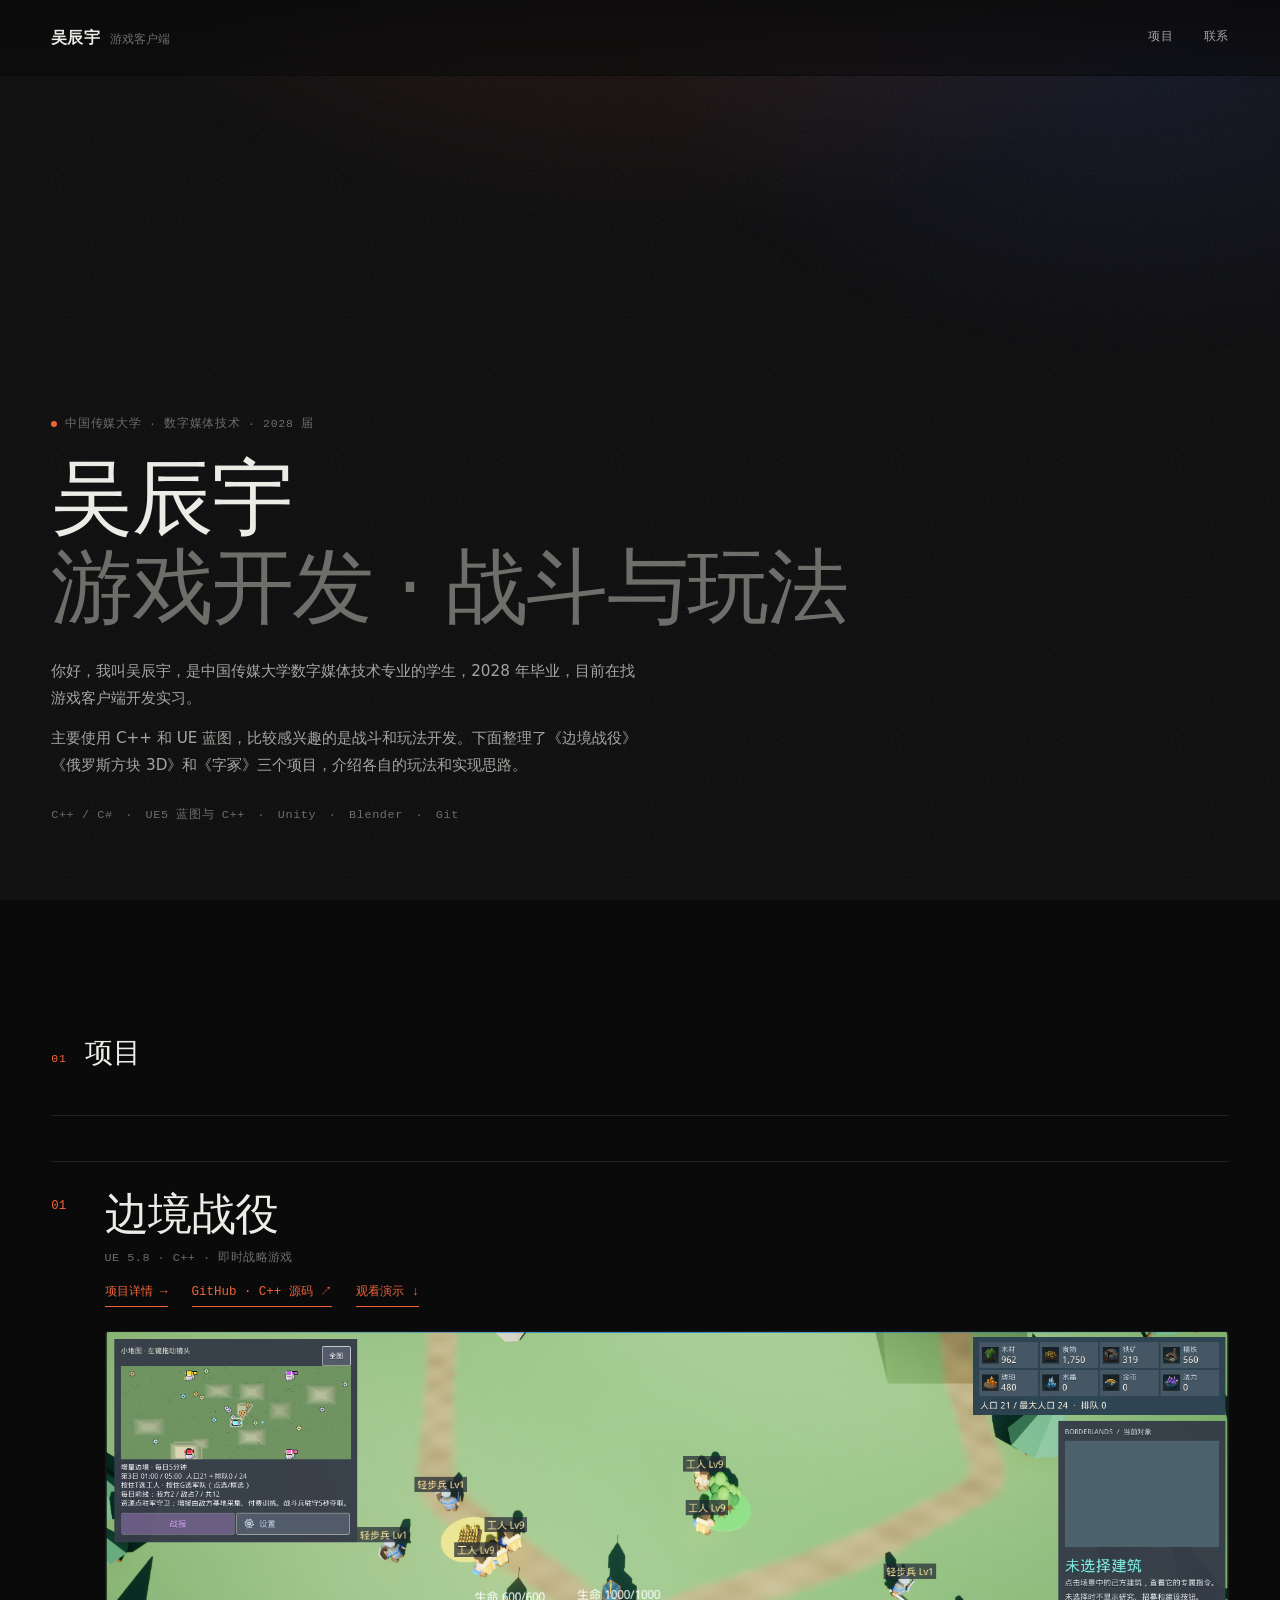
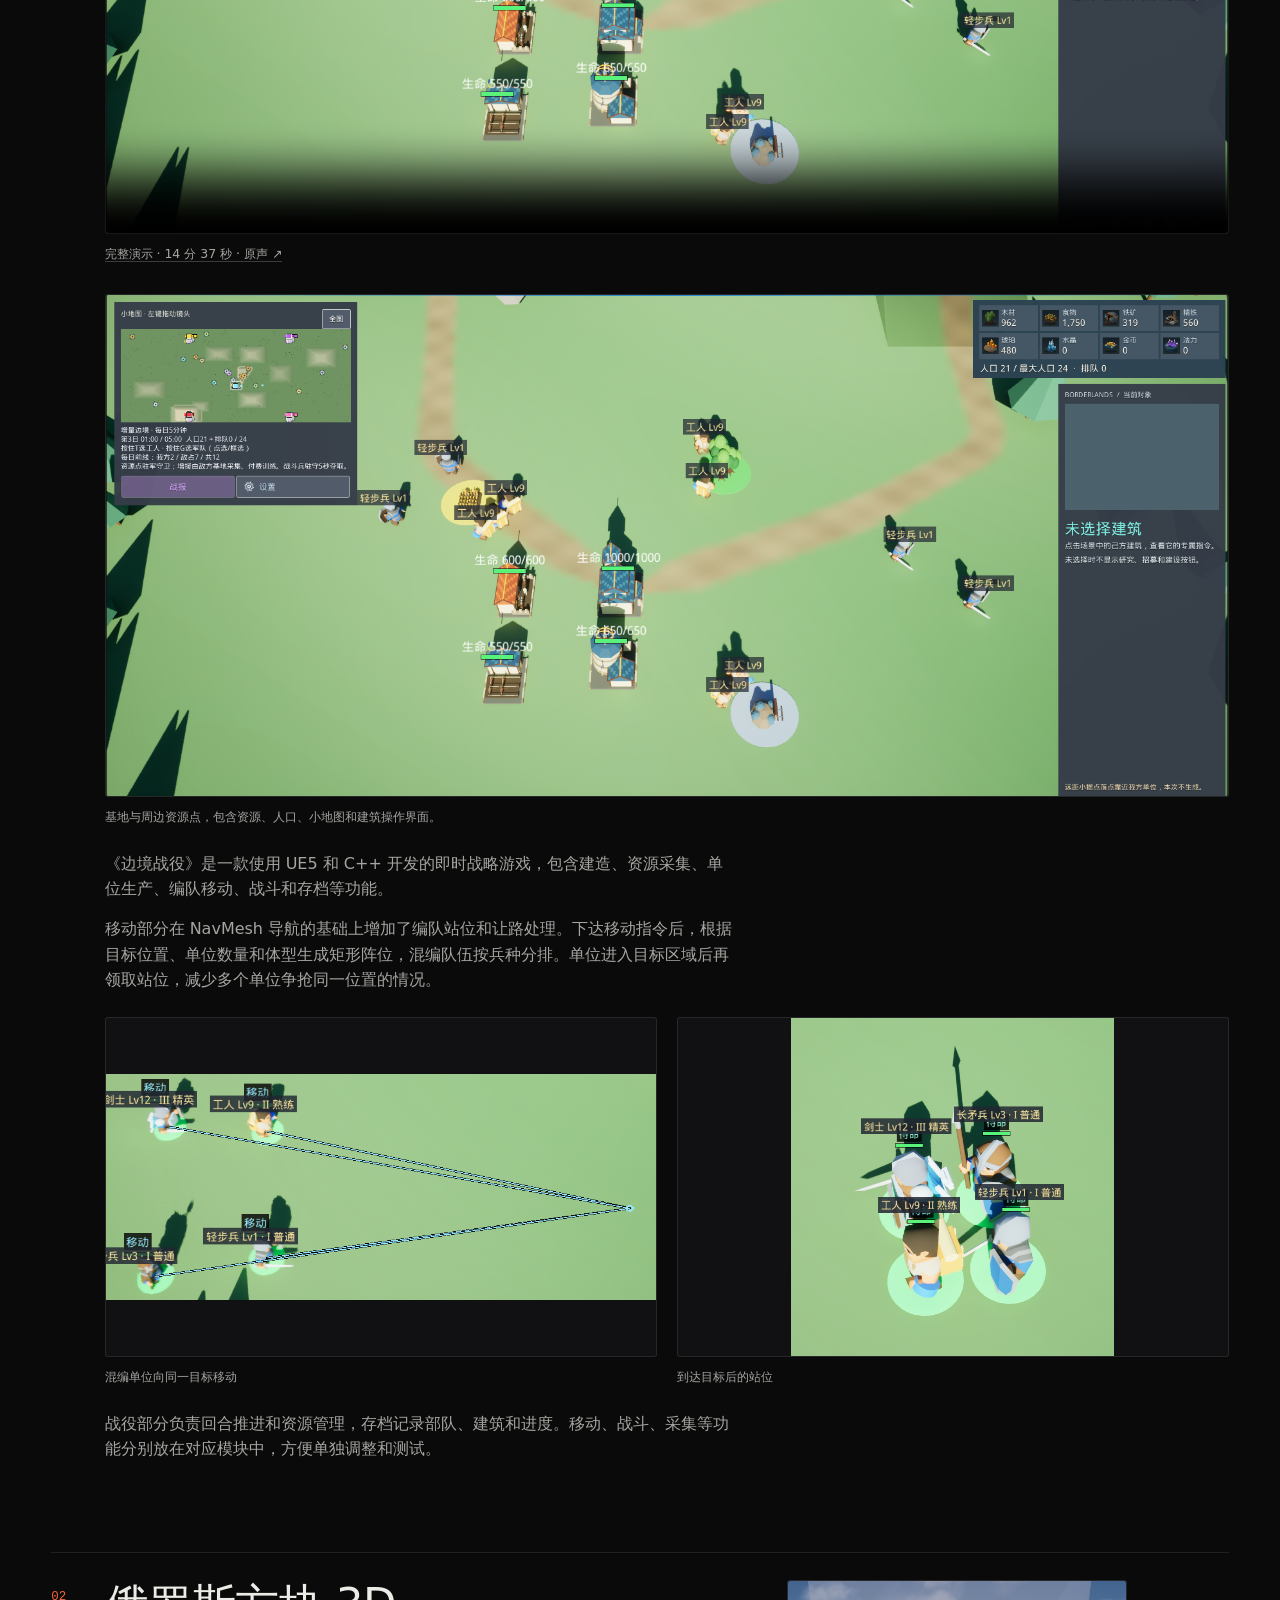
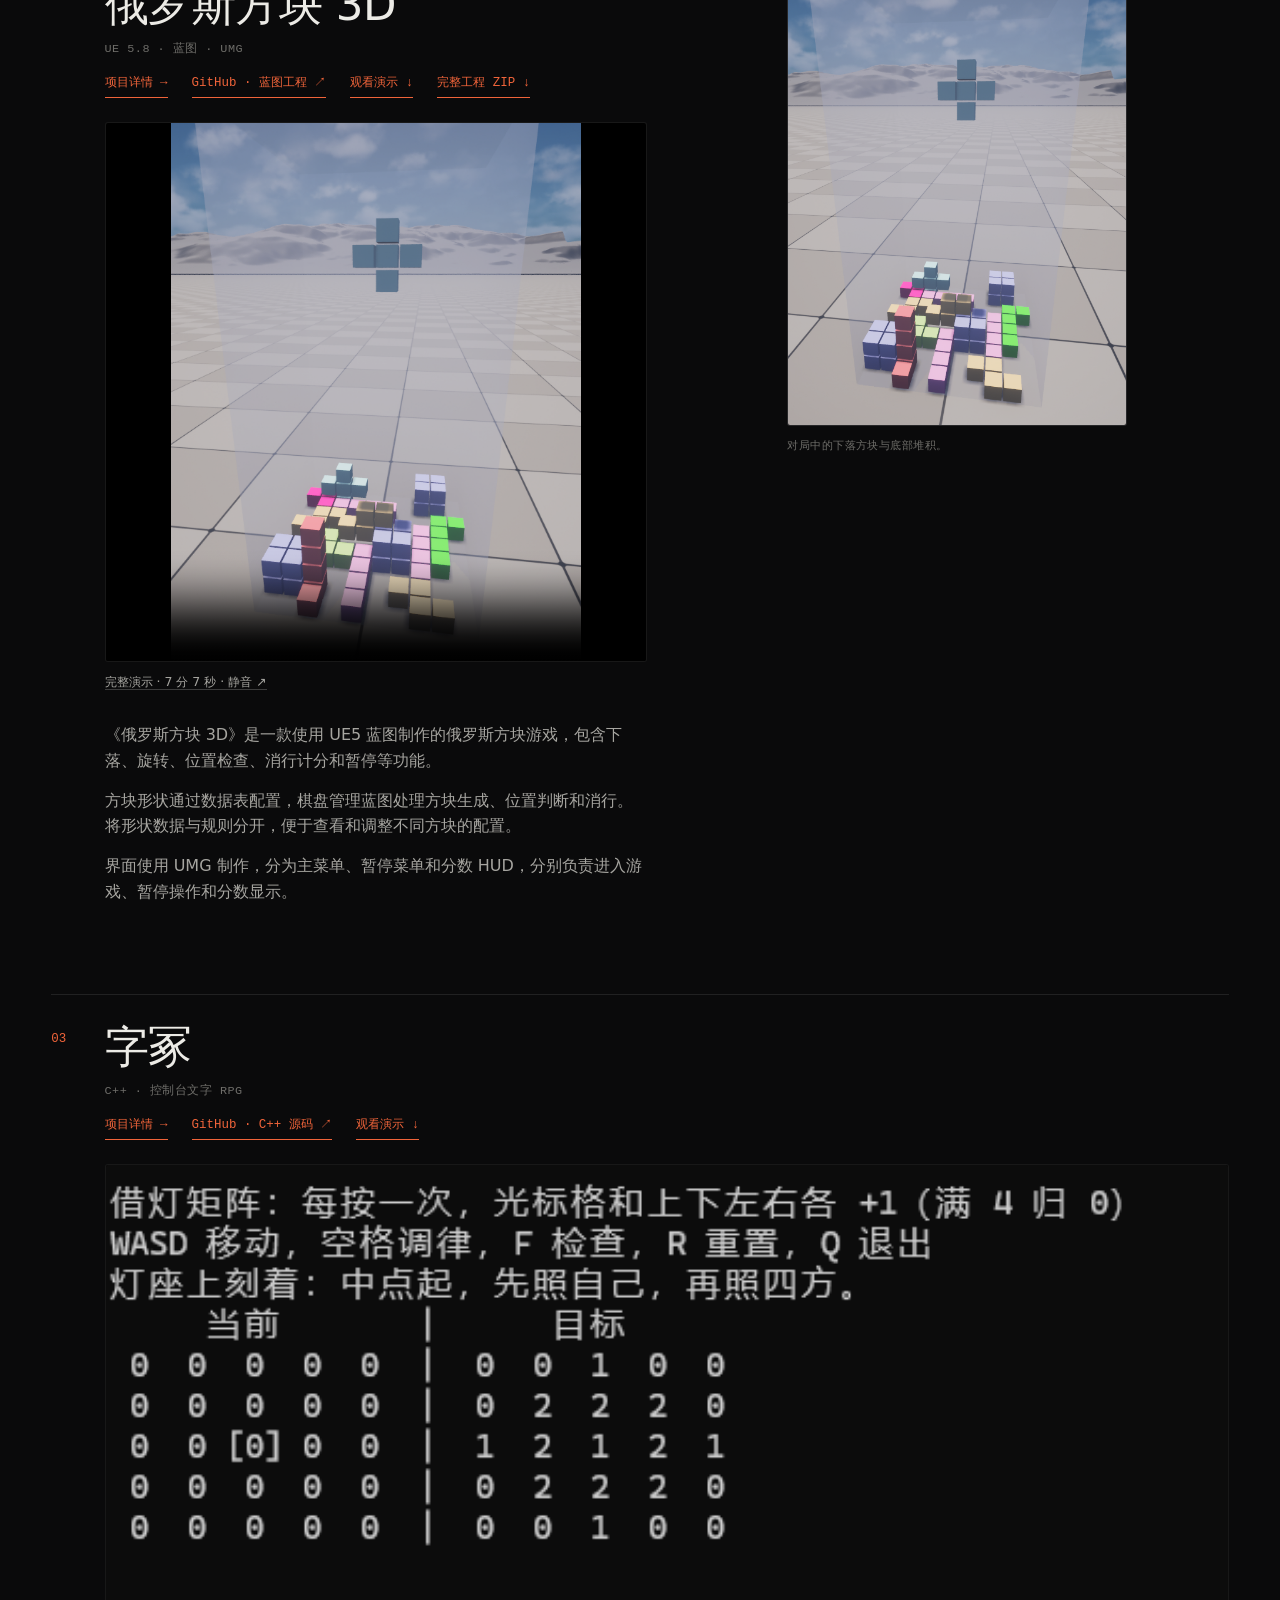
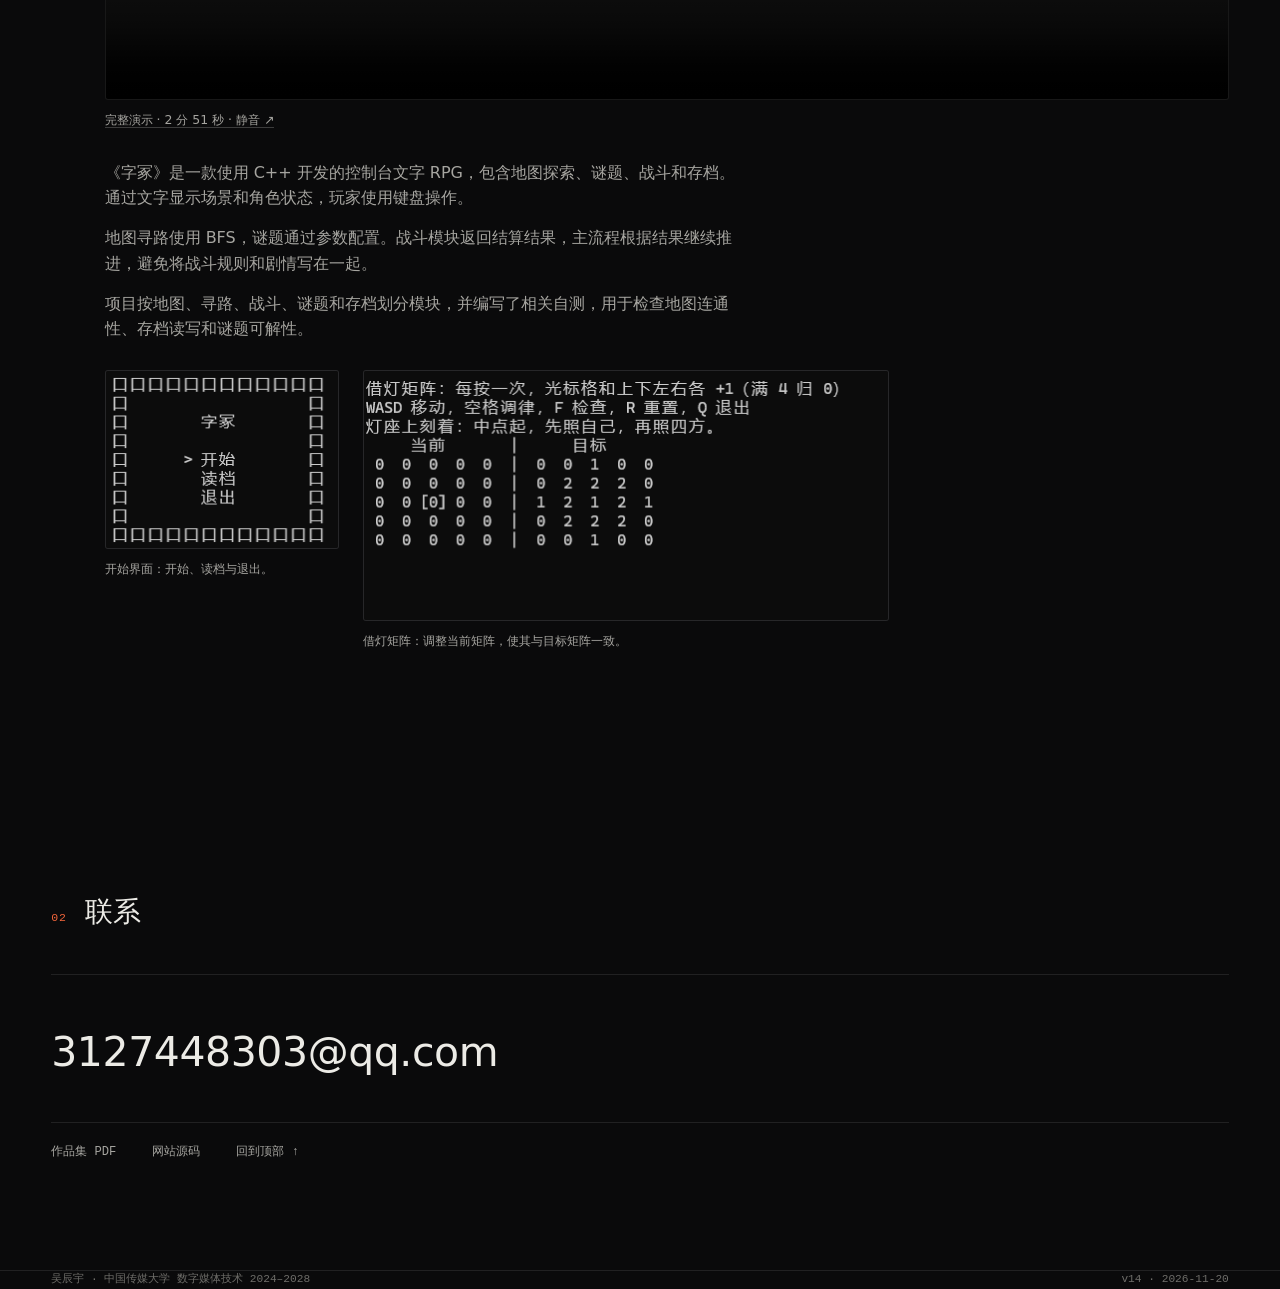
<file: index.html>
<!DOCTYPE html>
<html lang="zh-CN">
<head>
<meta charset="utf-8">
<meta name="viewport" content="width=device-width,initial-scale=1">
<title>吴辰宇 · 游戏客户端</title>
<meta name="description" content="吴辰宇，中国传媒大学数字媒体技术。UE5 C++ RTS、纯蓝图俄罗斯方块、控制台文字 RPG。">
<link rel="stylesheet" href="styles.css">
<link rel="icon" href="data:image/svg+xml,%3Csvg xmlns='http://www.w3.org/2000/svg' viewBox='0 0 64 64'%3E%3Crect width='64' height='64' rx='14' fill='%230a0a0b'/%3E%3Crect x='22' y='22' width='20' height='20' fill='%23f0643a'/%3E%3C/svg%3E">
</head>
<body>

<header class="site-header" id="header">
  <div class="container">
    <a class="brand" href="#top">
      <span class="brand-name">吴辰宇</span>
      <span class="brand-role">游戏客户端</span>
    </a>
    <nav class="nav">
      <a href="#work">项目</a>
      <a href="#contact">联系</a>
    </nav>
  </div>
</header>

<main id="top">

  <section class="hero">
    <div class="container">
      <p class="label"><span class="dot"></span>中国传媒大学 · 数字媒体技术 · 2028 届</p>
      <h1 class="hero-title">
        吴辰宇<br>
        <span class="dim">游戏开发 · 战斗与玩法</span>
      </h1>
      <div class="hero-intro">
        <p>你好，我叫吴辰宇，是中国传媒大学数字媒体技术专业的学生，2028 年毕业，目前在找游戏客户端开发实习。</p>
        <p>主要使用 C++ 和 UE 蓝图，比较感兴趣的是战斗和玩法开发。下面整理了《边境战役》《俄罗斯方块 3D》和《字冢》三个项目，介绍各自的玩法和实现思路。</p>
      </div>
      <p class="hero-skills">C++ / C#　·　UE5 蓝图与 C++　·　Unity　·　Blender　·　Git</p>
    </div>
  </section>

  <section id="work">
    <div class="container">
      <div class="sec-head">
        <span class="sec-no">01</span>
        <h2 class="sec-title">项目</h2>
      </div>

      <div class="work-list">

        <article class="work-card reveal">
          <div class="work-top">
            <span class="work-no">01</span>
            <div class="work-main">
              <h3 class="work-title"><a href="https://wcy1213812138.github.io/projects/rts.html">边境战役</a></h3>
              <p class="work-tech">UE 5.8 · C++ · 即时战略游戏</p>
              <p class="project-links"><a href="https://wcy1213812138.github.io/projects/rts.html">项目详情 →</a> <a href="https://github.com/wcy1213812138/border-battle">GitHub · C++ 源码 ↗</a> <a href="#rts-demo">观看演示 ↓</a></p>
              <figure class="demo-video" id="rts-demo"><video controls playsinline preload="none" poster="assets/rts-overview.png"><source src="assets/videos/rts-demo.mp4" type="video/mp4">浏览器不支持视频播放，请使用下方链接。</video><figcaption><a href="https://wcy1213812138.github.io/assets/videos/rts-demo.mp4">完整演示 · 14 分 37 秒 · 原声 ↗</a></figcaption></figure>
              <figure class="rts-overview">
                <a class="shot" href="https://wcy1213812138.github.io/assets/rts-overview.png"><img src="assets/rts-overview.png" width="1746" height="779" alt="边境战役完整对局画面，包含基地、资源点和操作界面"></a>
                <figcaption>基地与周边资源点，包含资源、人口、小地图和建筑操作界面。</figcaption>
              </figure>
              <p class="work-desc">
                《边境战役》是一款使用 UE5 和 C++ 开发的即时战略游戏，包含建造、资源采集、单位生产、编队移动、战斗和存档等功能。
              </p>
              <p class="work-desc">
                移动部分在 NavMesh 导航的基础上增加了编队站位和让路处理。下达移动指令后，根据目标位置、单位数量和体型生成矩形阵位，混编队伍按兵种分排。单位进入目标区域后再领取站位，减少多个单位争抢同一位置的情况。
              </p>
              <div class="rts-comparison">
                <figure>
                  <a class="shot" href="https://wcy1213812138.github.io/assets/rts-movement.png"><img src="assets/rts-movement.png" width="917" height="378" alt="剑士、长矛兵、轻步兵与工人向同一目标移动" loading="lazy"></a>
                  <figcaption>混编单位向同一目标移动</figcaption>
                </figure>
                <figure>
                  <a class="shot" href="https://wcy1213812138.github.io/assets/rts-arrival.png"><img src="assets/rts-arrival.png" width="596" height="623" alt="混编单位到达目标后的站位" loading="lazy"></a>
                  <figcaption>到达目标后的站位</figcaption>
                </figure>
              </div>
              <p class="work-desc">
                战役部分负责回合推进和资源管理，存档记录部队、建筑和进度。移动、战斗、采集等功能分别放在对应模块中，方便单独调整和测试。
              </p>
            </div>
          </div>
        </article>

        <article class="work-card reveal">
          <div class="work-top">
            <span class="work-no">02</span>
            <div class="work-main">
              <h3 class="work-title"><a href="https://wcy1213812138.github.io/projects/tetris.html">俄罗斯方块 3D</a></h3>
              <p class="work-tech">UE 5.8 · 蓝图 · UMG</p>
              <p class="project-links"><a href="https://wcy1213812138.github.io/projects/tetris.html">项目详情 →</a> <a href="https://github.com/wcy1213812138/tetris-3d">GitHub · 蓝图工程 ↗</a> <a href="#tetris-demo">观看演示 ↓</a> <a href="https://github.com/wcy1213812138/tetris-3d/releases/download/project-v1/tetris-3d-full-project.zip">完整工程 ZIP ↓</a></p>
              <figure class="demo-video" id="tetris-demo"><video controls playsinline preload="none" poster="assets/tetris-gameplay.png"><source src="assets/videos/tetris-demo.mp4" type="video/mp4">浏览器不支持视频播放，请使用下方链接。</video><figcaption><a href="https://wcy1213812138.github.io/assets/videos/tetris-demo.mp4">完整演示 · 7 分 7 秒 · 静音 ↗</a></figcaption></figure>
              <p class="work-desc">
                《俄罗斯方块 3D》是一款使用 UE5 蓝图制作的俄罗斯方块游戏，包含下落、旋转、位置检查、消行计分和暂停等功能。
              </p>
              <p class="work-desc">
                方块形状通过数据表配置，棋盘管理蓝图处理方块生成、位置判断和消行。将形状数据与规则分开，便于查看和调整不同方块的配置。
              </p>
              <p class="work-desc">
                界面使用 UMG 制作，分为主菜单、暂停菜单和分数 HUD，分别负责进入游戏、暂停操作和分数显示。
              </p>
            </div>
            <div class="shots tetris-shots">
              <a class="shot" href="https://wcy1213812138.github.io/assets/tetris-gameplay.png"><img src="assets/tetris-gameplay.png" width="575" height="755" alt="俄罗斯方块 3D 对局中的下落方块与底部堆积" loading="lazy"></a>
              <p class="shot-cap">对局中的下落方块与底部堆积。</p>
            </div>
          </div>
        </article>

        <article class="work-card reveal">
          <div class="work-top">
            <span class="work-no">03</span>
            <div class="work-main">
              <h3 class="work-title"><a href="https://wcy1213812138.github.io/projects/wenzi.html">字冢</a></h3>
              <p class="work-tech">C++ · 控制台文字 RPG</p>
              <p class="project-links"><a href="https://wcy1213812138.github.io/projects/wenzi.html">项目详情 →</a> <a href="https://github.com/wcy1213812138/wenziyouxi2">GitHub · C++ 源码 ↗</a> <a href="#wenzi-demo">观看演示 ↓</a></p>
              <figure class="demo-video" id="wenzi-demo"><video controls playsinline preload="none" poster="assets/wenzi-puzzle.png"><source src="assets/videos/wenzi-demo.mp4" type="video/mp4">浏览器不支持视频播放，请使用下方链接。</video><figcaption><a href="https://wcy1213812138.github.io/assets/videos/wenzi-demo.mp4">完整演示 · 2 分 51 秒 · 静音 ↗</a></figcaption></figure>
              <p class="work-desc">
                《字冢》是一款使用 C++ 开发的控制台文字 RPG，包含地图探索、谜题、战斗和存档。通过文字显示场景和角色状态，玩家使用键盘操作。
              </p>
              <p class="work-desc">
                地图寻路使用 BFS，谜题通过参数配置。战斗模块返回结算结果，主流程根据结果继续推进，避免将战斗规则和剧情写在一起。
              </p>
              <p class="work-desc">
                项目按地图、寻路、战斗、谜题和存档划分模块，并编写了相关自测，用于检查地图连通性、存档读写和谜题可解性。
              </p>
              <div class="wenzi-gallery">
                <figure>
                  <a class="shot" href="https://wcy1213812138.github.io/assets/wenzi-menu.png"><img src="assets/wenzi-menu.png" width="234" height="179" alt="字冢开始界面，包含开始、读档和退出选项" loading="lazy"></a>
                  <figcaption>开始界面：开始、读档与退出。</figcaption>
                </figure>
                <figure>
                  <a class="shot" href="https://wcy1213812138.github.io/assets/wenzi-puzzle.png"><img src="assets/wenzi-puzzle.png" width="526" height="250" alt="借灯矩阵谜题，显示操作说明、当前矩阵与目标矩阵" loading="lazy"></a>
                  <figcaption>借灯矩阵：调整当前矩阵，使其与目标矩阵一致。</figcaption>
                </figure>
              </div>
            </div>
          </div>
        </article>

      </div>
    </div>
  </section>

  <section id="contact">
    <div class="container">
      <div class="sec-head">
        <span class="sec-no">02</span>
        <h2 class="sec-title">联系</h2>
      </div>
      <div class="contact">
        <a class="contact-mail" href="mailto:3127448303@qq.com">3127448303@qq.com</a>
        <div class="contact-links">
          <a href="https://wcy1213812138.github.io/assets/portfolio.pdf">作品集 PDF</a>
          <a href="https://github.com/wcy1213812138/portfolio">网站源码</a>
          <a href="#top">回到顶部 ↑</a>
        </div>
      </div>
    </div>
  </section>

  <footer class="container">
    <span>吴辰宇 · 中国传媒大学 数字媒体技术 2024–2028</span>
    <span>v14 · 2026-11-20</span>
  </footer>

</main>

<script>
(function(){
  var hdr=document.getElementById('header');
  var onScroll=function(){ hdr.classList.toggle('scrolled', window.scrollY>8); };
  window.addEventListener('scroll',onScroll,{passive:true}); onScroll();
  var items=document.querySelectorAll('.reveal');
  if(!('IntersectionObserver' in window)){ items.forEach(function(el){el.classList.add('in')}); return; }
  var io=new IntersectionObserver(function(es){
    es.forEach(function(e){ if(e.isIntersecting){ e.target.classList.add('in'); io.unobserve(e.target);} });
  },{rootMargin:'0px 0px -8% 0px',threshold:0.08});
  items.forEach(function(el){ io.observe(el); });
})();
</script>
</body>
</html>
</file>
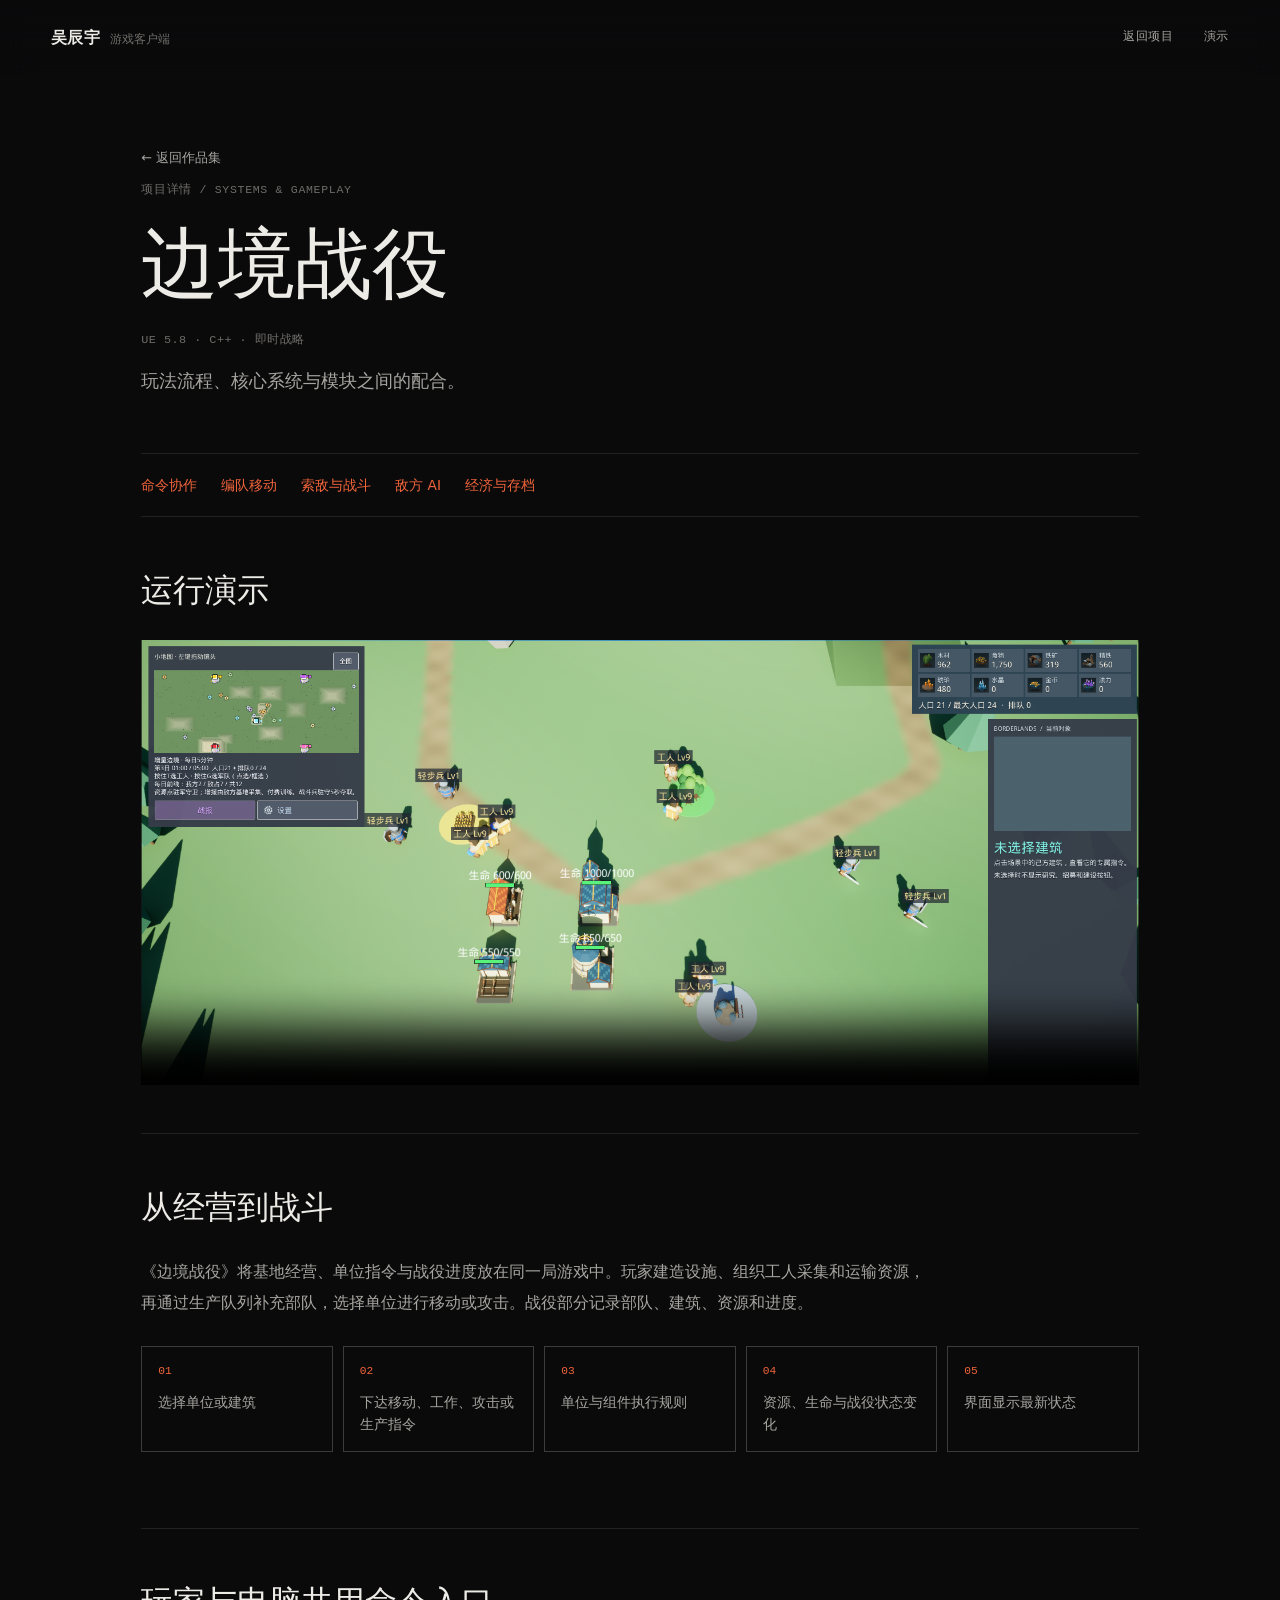
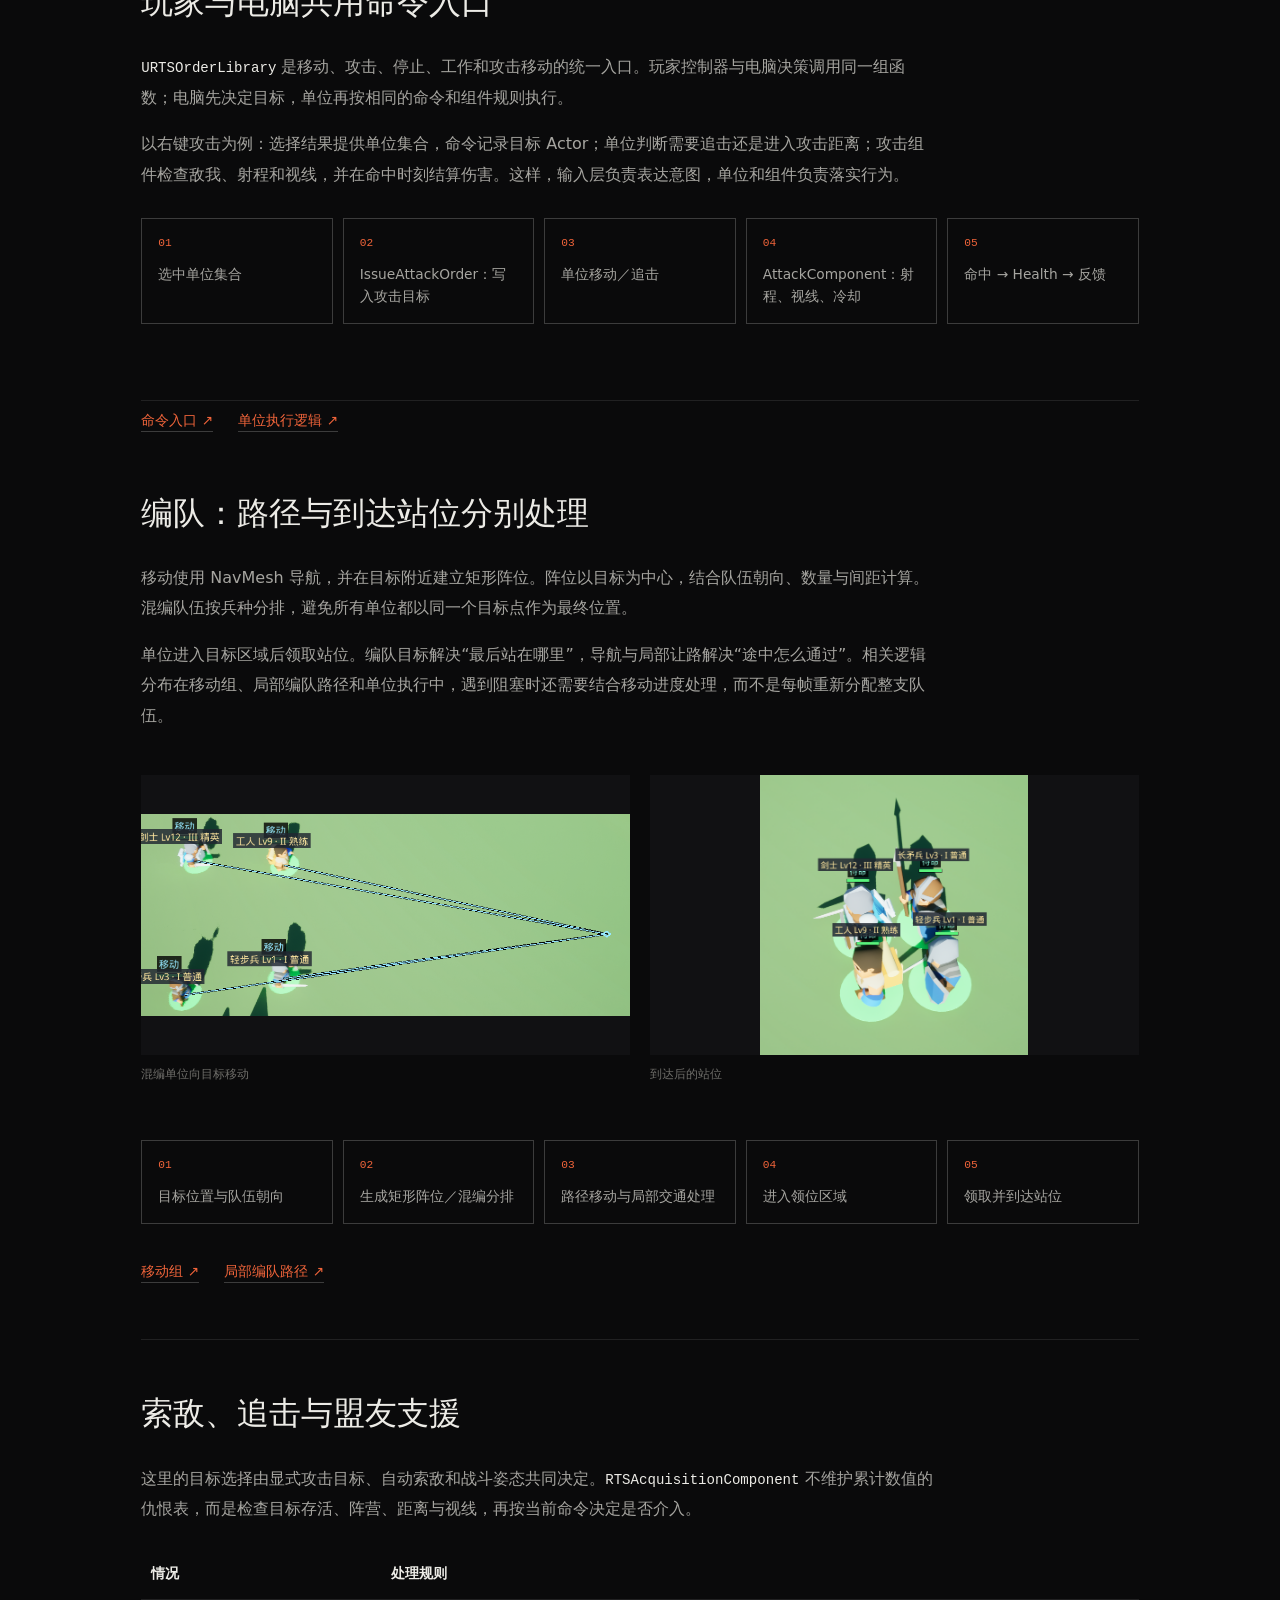
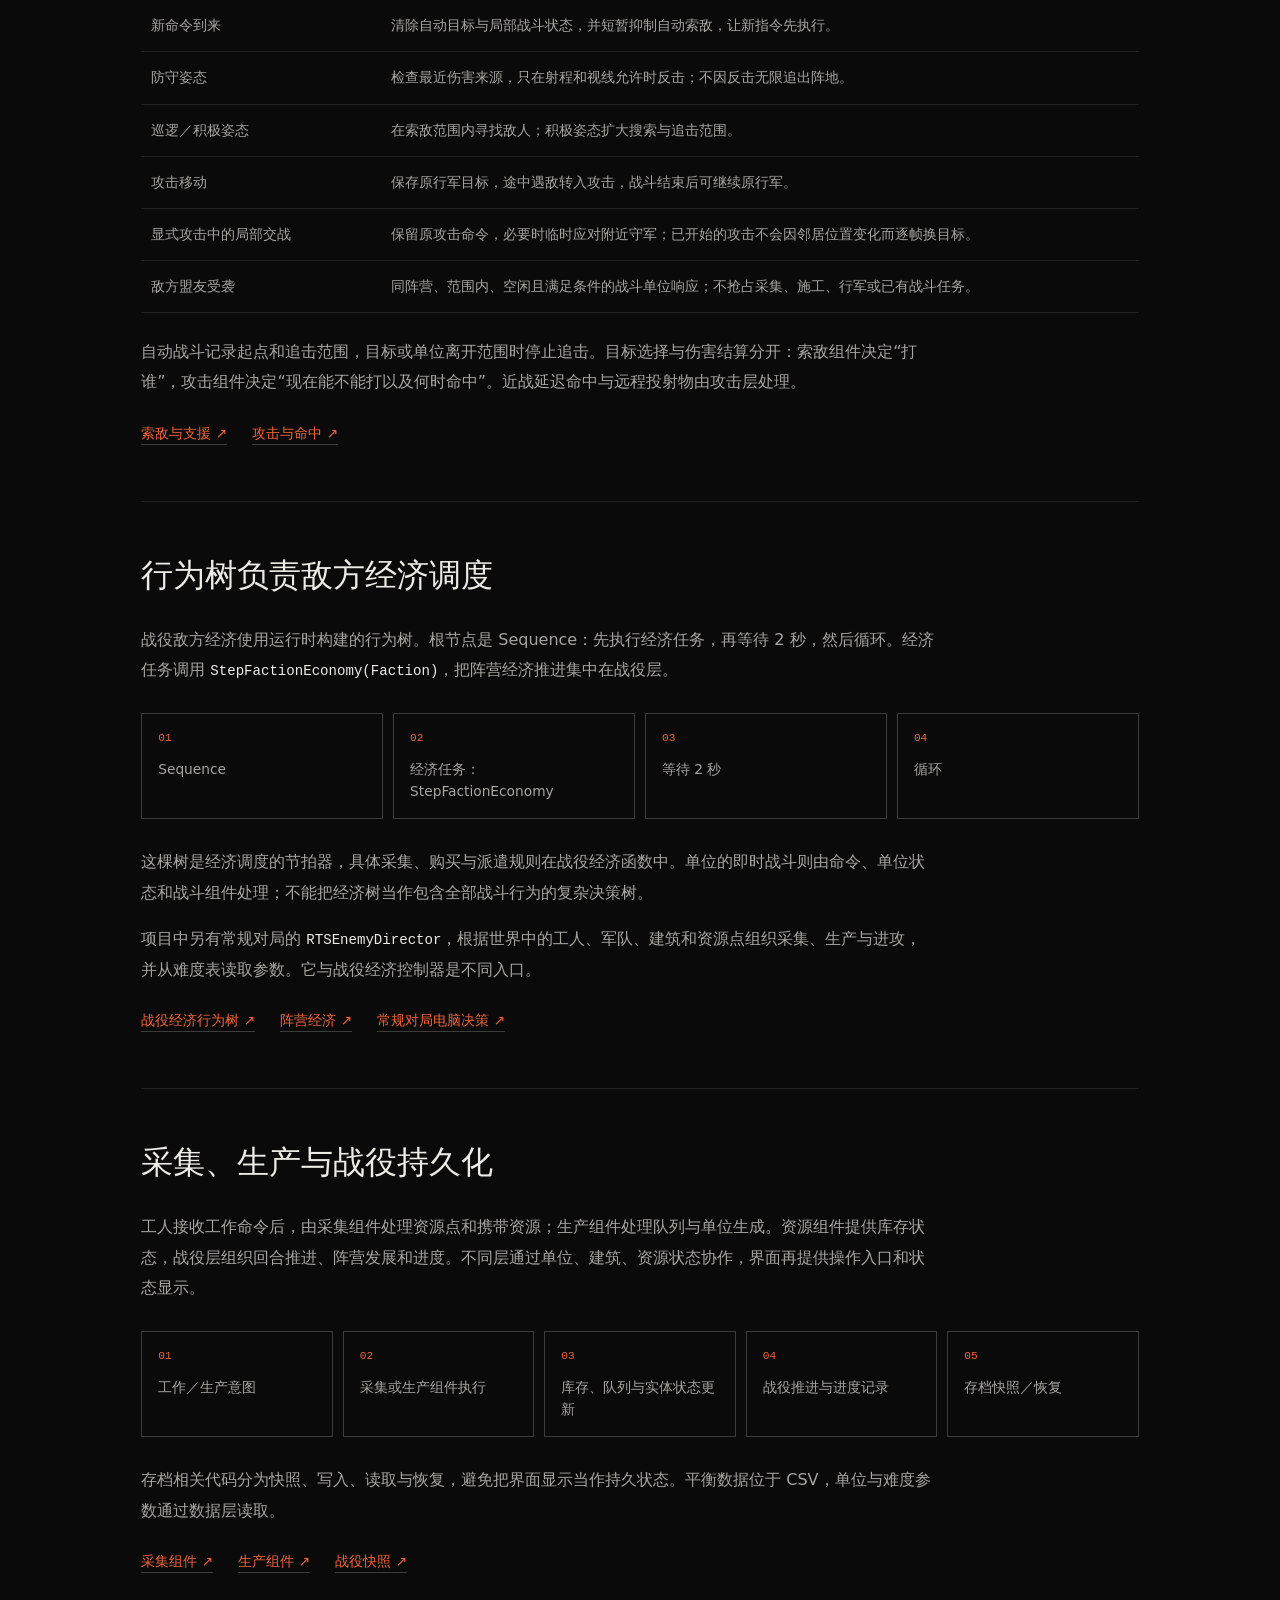
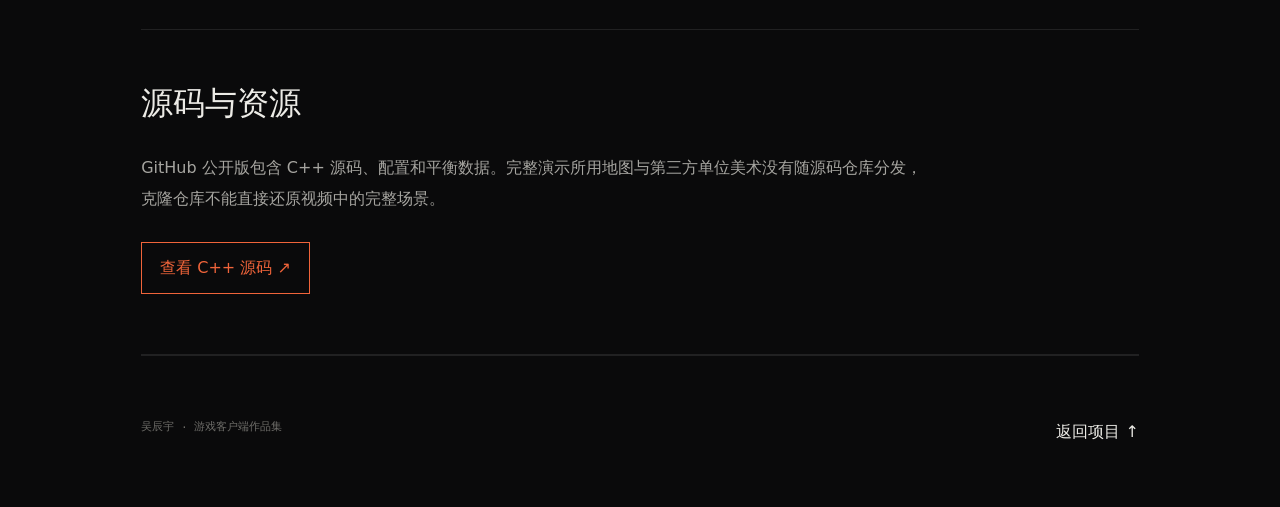
<file: projects/rts.html>
<!doctype html><html lang="zh-CN"><head><meta charset="utf-8"><meta name="viewport" content="width=device-width,initial-scale=1"><title>边境战役 · 项目详情 · 吴辰宇</title><link rel="stylesheet" href="../styles.css"><link rel="stylesheet" href="../details.css"></head><body><header class="site-header"><div class="container"><a class="brand" href="../index.html"><span class="brand-name">吴辰宇</span><span class="brand-role">游戏客户端</span></a><nav class="nav"><a href="../index.html#work">返回项目</a><a href="#demo">演示</a></nav></div></header><main class="detail-page container"><div class="detail-heading"><a class="back-link" href="../index.html#work">← 返回作品集</a><p class="label">项目详情 / SYSTEMS &amp; GAMEPLAY</p><h1>边境战役</h1><p class="work-tech">UE 5.8 · C++ · 即时战略</p><p class="detail-lead">玩法流程、核心系统与模块之间的配合。</p></div><nav class="detail-nav" aria-label="项目目录"><a href="#orders">命令协作</a><a href="#movement">编队移动</a><a href="#combat">索敌与战斗</a><a href="#ai">敌方 AI</a><a href="#economy">经济与存档</a></nav><section class="detail-section" id="demo"><h2>运行演示</h2><video controls playsinline preload="none" poster="../assets/rts-overview.png"><source src="../assets/videos/rts-demo.mp4" type="video/mp4"></video></section><section class="detail-section" id="overview"><h2>从经营到战斗</h2><p>《边境战役》将基地经营、单位指令与战役进度放在同一局游戏中。玩家建造设施、组织工人采集和运输资源，再通过生产队列补充部队，选择单位进行移动或攻击。战役部分记录部队、建筑、资源和进度。</p><ol class="flow"><li>选择单位或建筑</li><li>下达移动、工作、攻击或生产指令</li><li>单位与组件执行规则</li><li>资源、生命与战役状态变化</li><li>界面显示最新状态</li></ol></section><section class="detail-section" id="orders"><h2>玩家与电脑共用命令入口</h2><p><code>URTSOrderLibrary</code> 是移动、攻击、停止、工作和攻击移动的统一入口。玩家控制器与电脑决策调用同一组函数；电脑先决定目标，单位再按相同的命令和组件规则执行。</p><p>以右键攻击为例：选择结果提供单位集合，命令记录目标 Actor；单位判断需要追击还是进入攻击距离；攻击组件检查敌我、射程和视线，并在命中时刻结算伤害。这样，输入层负责表达意图，单位和组件负责落实行为。</p><ol class="flow"><li>选中单位集合</li><li>IssueAttackOrder：写入攻击目标</li><li>单位移动／追击</li><li>AttackComponent：射程、视线、冷却</li><li>命中 → Health → 反馈</li></ol></section><a class="source-link" href="https://github.com/wcy1213812138/border-battle/blob/main/Source/rts/RTS/Orders/RTSOrderLibrary.h">命令入口 ↗</a> <a class="source-link" href="https://github.com/wcy1213812138/border-battle/blob/main/Source/rts/RTS/Units/RTSUnit.cpp">单位执行逻辑 ↗</a><section class="detail-section" id="movement"><h2>编队：路径与到达站位分别处理</h2><p>移动使用 NavMesh 导航，并在目标附近建立矩形阵位。阵位以目标为中心，结合队伍朝向、数量与间距计算。混编队伍按兵种分排，避免所有单位都以同一个目标点作为最终位置。</p><p>单位进入目标区域后领取站位。编队目标解决“最后站在哪里”，导航与局部让路解决“途中怎么通过”。相关逻辑分布在移动组、局部编队路径和单位执行中，遇到阻塞时还需要结合移动进度处理，而不是每帧重新分配整支队伍。</p><div class="detail-pair"><figure><img src="../assets/rts-movement.png" alt="混编移动" loading="lazy"><figcaption>混编单位向目标移动</figcaption></figure><figure><img src="../assets/rts-arrival.png" alt="到达站位" loading="lazy"><figcaption>到达后的站位</figcaption></figure></div><ol class="flow"><li>目标位置与队伍朝向</li><li>生成矩形阵位／混编分排</li><li>路径移动与局部交通处理</li><li>进入领位区域</li><li>领取并到达站位</li></ol><a class="source-link" href="https://github.com/wcy1213812138/border-battle/blob/main/Source/rts/RTS/Orders/RTSMoveGroup.cpp">移动组 ↗</a> <a class="source-link" href="https://github.com/wcy1213812138/border-battle/blob/main/Source/rts/RTS/Orders/RTSLocalFormationPath.cpp">局部编队路径 ↗</a></section><section class="detail-section" id="combat"><h2>索敌、追击与盟友支援</h2><p>这里的目标选择由显式攻击目标、自动索敌和战斗姿态共同决定。<code>RTSAcquisitionComponent</code> 不维护累计数值的仇恨表，而是检查目标存活、阵营、距离与视线，再按当前命令决定是否介入。</p><table><thead><tr><th>情况</th><th>处理规则</th></tr></thead><tbody><tr><td>新命令到来</td><td>清除自动目标与局部战斗状态，并短暂抑制自动索敌，让新指令先执行。</td></tr><tr><td>防守姿态</td><td>检查最近伤害来源，只在射程和视线允许时反击；不因反击无限追出阵地。</td></tr><tr><td>巡逻／积极姿态</td><td>在索敌范围内寻找敌人；积极姿态扩大搜索与追击范围。</td></tr><tr><td>攻击移动</td><td>保存原行军目标，途中遇敌转入攻击，战斗结束后可继续原行军。</td></tr><tr><td>显式攻击中的局部交战</td><td>保留原攻击命令，必要时临时应对附近守军；已开始的攻击不会因邻居位置变化而逐帧换目标。</td></tr><tr><td>敌方盟友受袭</td><td>同阵营、范围内、空闲且满足条件的战斗单位响应；不抢占采集、施工、行军或已有战斗任务。</td></tr></tbody></table><p>自动战斗记录起点和追击范围，目标或单位离开范围时停止追击。目标选择与伤害结算分开：索敌组件决定“打谁”，攻击组件决定“现在能不能打以及何时命中”。近战延迟命中与远程投射物由攻击层处理。</p><a class="source-link" href="https://github.com/wcy1213812138/border-battle/blob/main/Source/rts/RTS/Combat/RTSAcquisitionComponent.cpp">索敌与支援 ↗</a> <a class="source-link" href="https://github.com/wcy1213812138/border-battle/blob/main/Source/rts/RTS/Combat/RTSAttackComponent.cpp">攻击与命中 ↗</a></section><section class="detail-section" id="ai"><h2>行为树负责敌方经济调度</h2><p>战役敌方经济使用运行时构建的行为树。根节点是 Sequence：先执行经济任务，再等待 2 秒，然后循环。经济任务调用 <code>StepFactionEconomy(Faction)</code>，把阵营经济推进集中在战役层。</p><ol class="flow"><li>Sequence</li><li>经济任务：StepFactionEconomy</li><li>等待 2 秒</li><li>循环</li></ol><p>这棵树是经济调度的节拍器，具体采集、购买与派遣规则在战役经济函数中。单位的即时战斗则由命令、单位状态和战斗组件处理；不能把经济树当作包含全部战斗行为的复杂决策树。</p><p>项目中另有常规对局的 <code>RTSEnemyDirector</code>，根据世界中的工人、军队、建筑和资源点组织采集、生产与进攻，并从难度表读取参数。它与战役经济控制器是不同入口。</p><a class="source-link" href="https://github.com/wcy1213812138/border-battle/blob/main/Source/rts/RTS/Campaign/RTSCampaignEconomyController.cpp">战役经济行为树 ↗</a> <a class="source-link" href="https://github.com/wcy1213812138/border-battle/blob/main/Source/rts/RTS/Campaign/RTSCampaignEconomy.cpp">阵营经济 ↗</a> <a class="source-link" href="https://github.com/wcy1213812138/border-battle/blob/main/Source/rts/RTS/AI/RTSEnemyDirector.cpp">常规对局电脑决策 ↗</a></section><section class="detail-section" id="economy"><h2>采集、生产与战役持久化</h2><p>工人接收工作命令后，由采集组件处理资源点和携带资源；生产组件处理队列与单位生成。资源组件提供库存状态，战役层组织回合推进、阵营发展和进度。不同层通过单位、建筑、资源状态协作，界面再提供操作入口和状态显示。</p><ol class="flow"><li>工作／生产意图</li><li>采集或生产组件执行</li><li>库存、队列与实体状态更新</li><li>战役推进与进度记录</li><li>存档快照／恢复</li></ol><p>存档相关代码分为快照、写入、读取与恢复，避免把界面显示当作持久状态。平衡数据位于 CSV，单位与难度参数通过数据层读取。</p><a class="source-link" href="https://github.com/wcy1213812138/border-battle/blob/main/Source/rts/RTS/Economy/RTSGathererComponent.cpp">采集组件 ↗</a> <a class="source-link" href="https://github.com/wcy1213812138/border-battle/blob/main/Source/rts/RTS/Economy/RTSProducerComponent.cpp">生产组件 ↗</a> <a class="source-link" href="https://github.com/wcy1213812138/border-battle/blob/main/Source/rts/RTS/Campaign/RTSCampaignSnapshot.cpp">战役快照 ↗</a></section><section class="detail-section" id="source"><h2>源码与资源</h2><p>GitHub 公开版包含 C++ 源码、配置和平衡数据。完整演示所用地图与第三方单位美术没有随源码仓库分发，克隆仓库不能直接还原视频中的完整场景。</p><a class="button-link" href="https://github.com/wcy1213812138/border-battle">查看 C++ 源码 ↗</a></section><footer><span>吴辰宇 · 游戏客户端作品集</span><a href="../index.html#work">返回项目 ↑</a></footer></main></body></html>
</file>
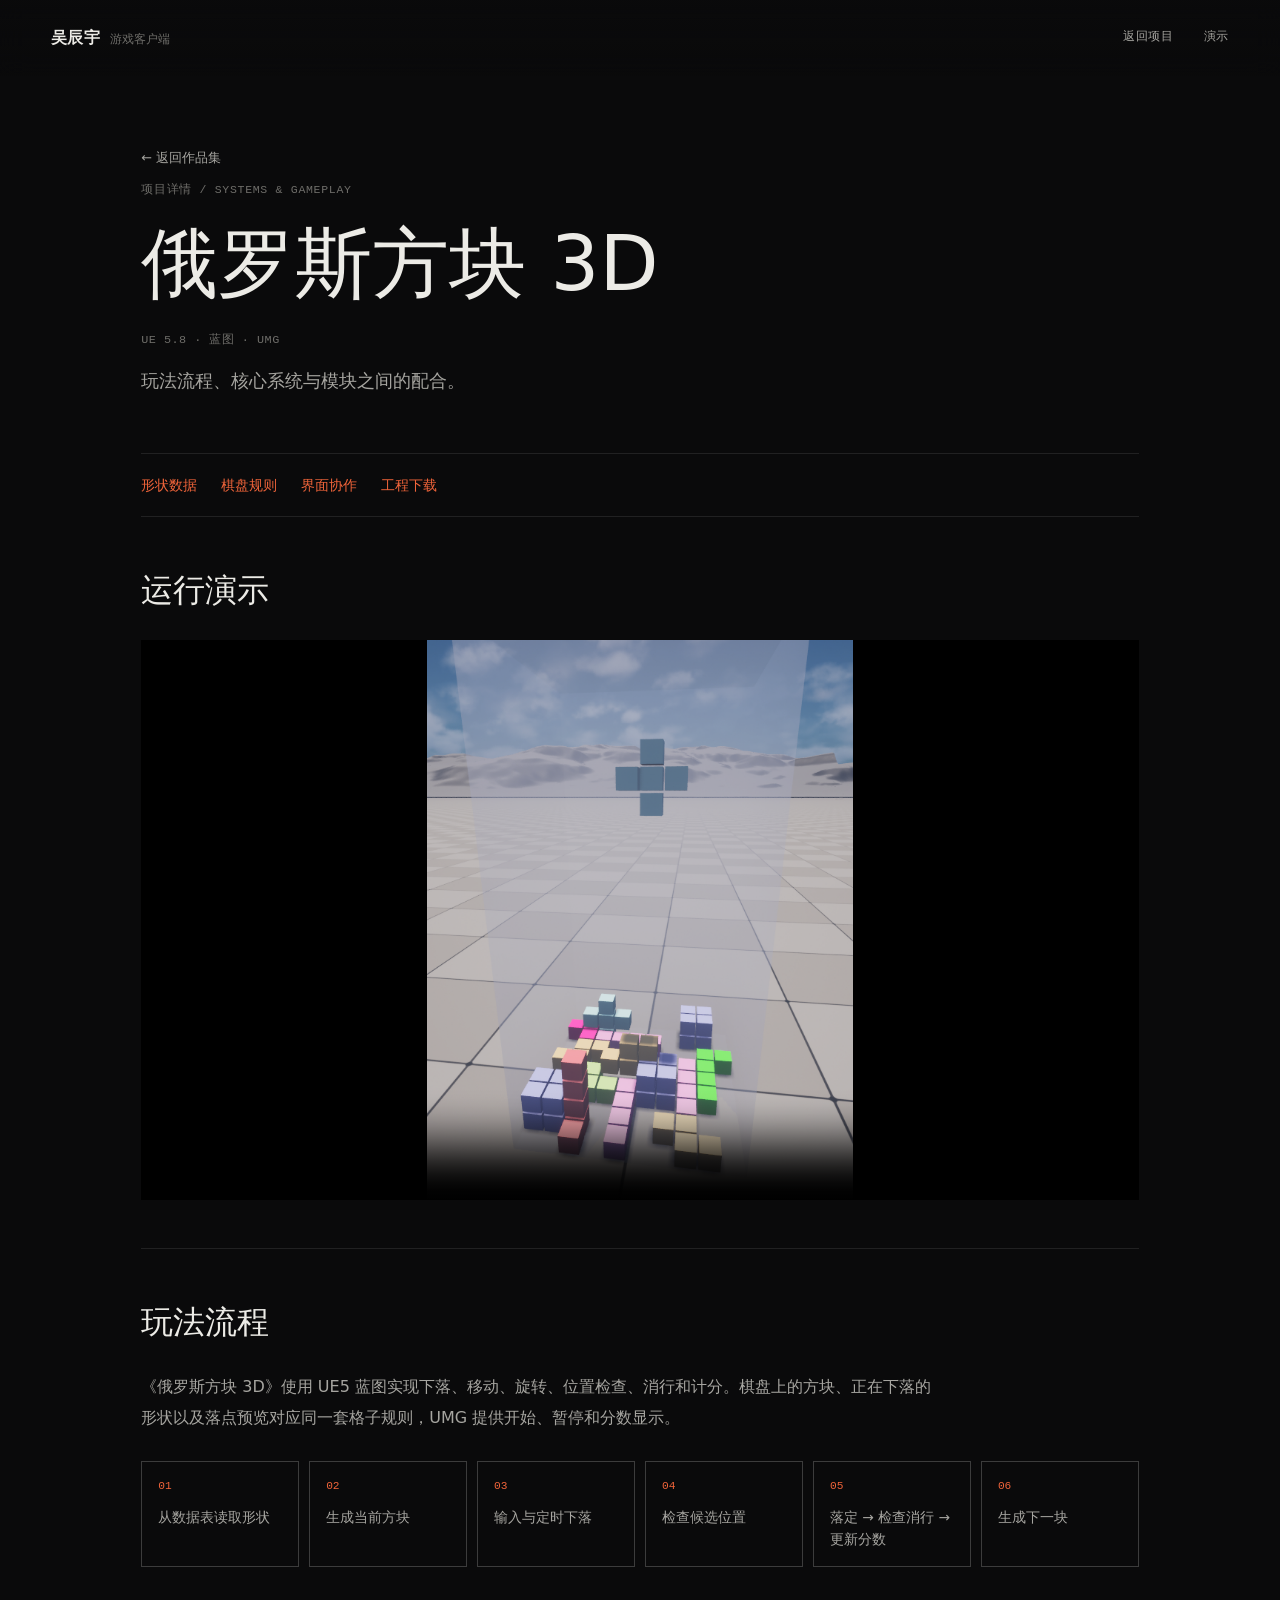
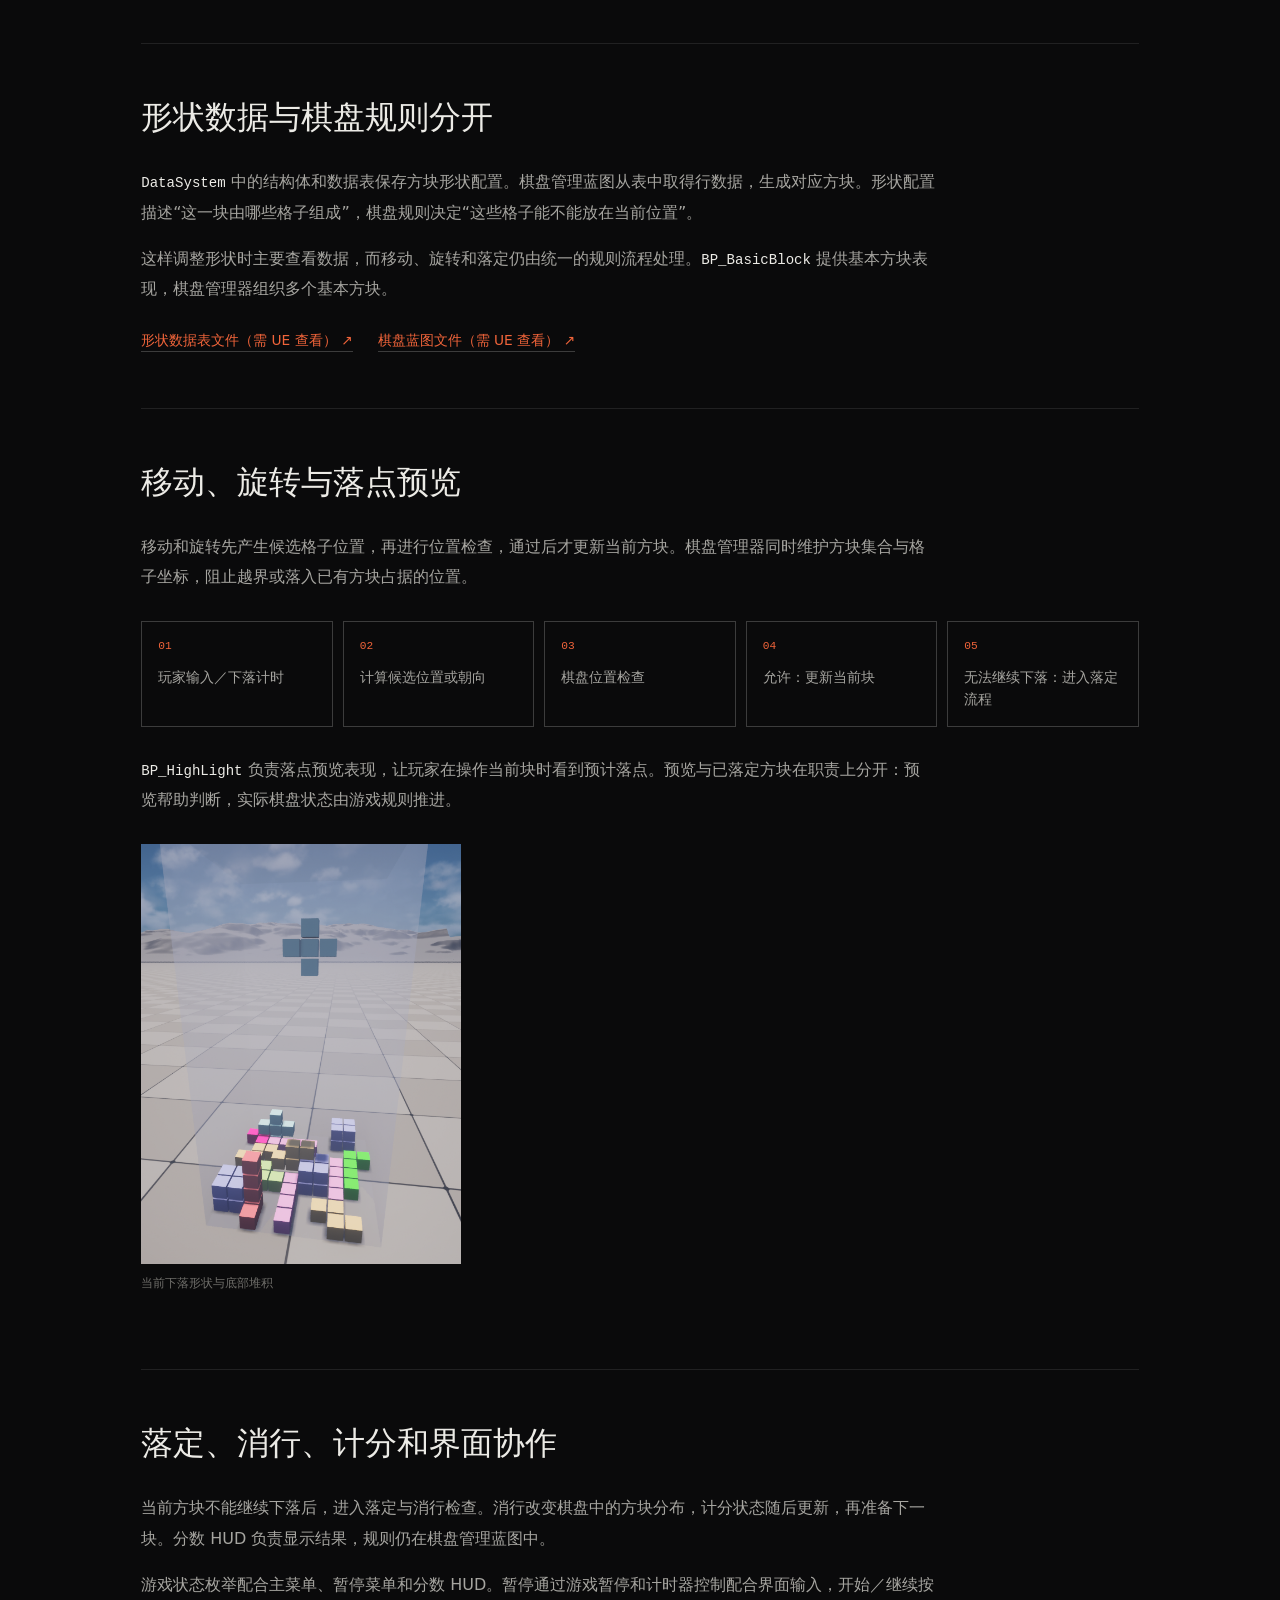
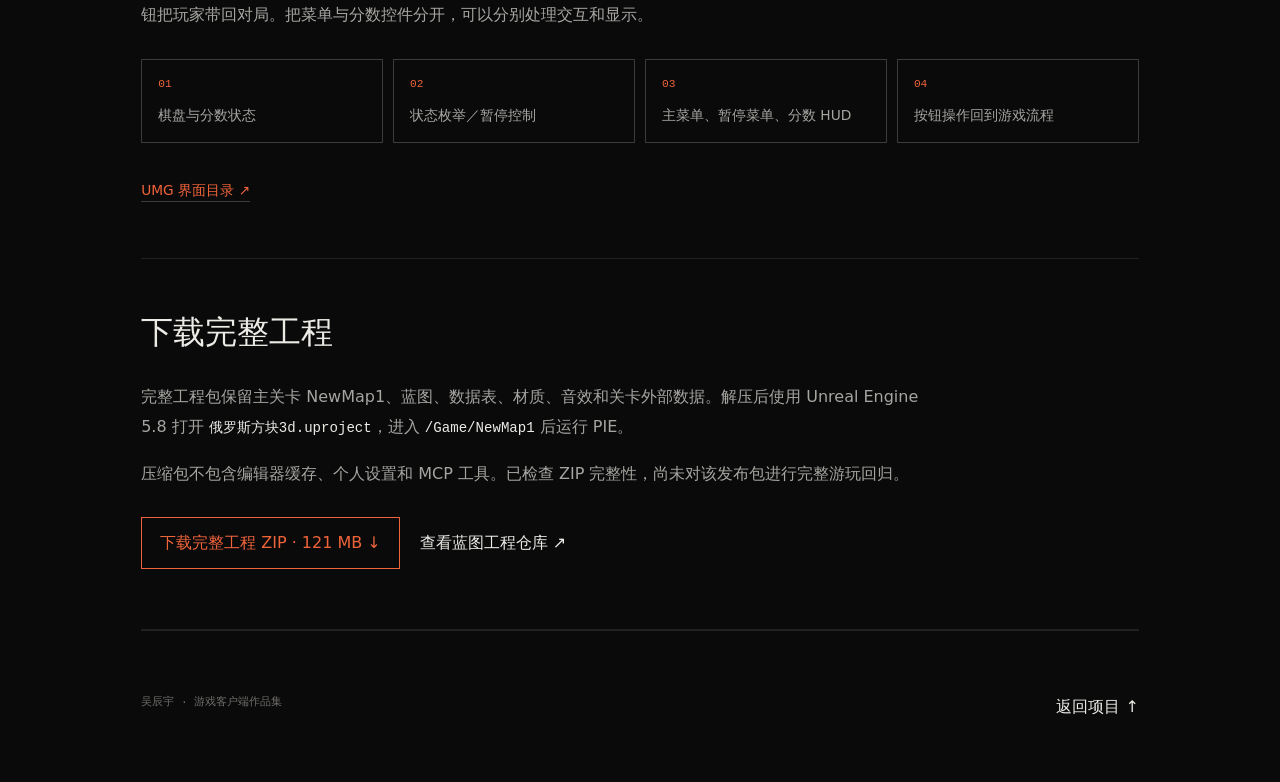
<file: projects/tetris.html>
<!doctype html><html lang="zh-CN"><head><meta charset="utf-8"><meta name="viewport" content="width=device-width,initial-scale=1"><title>俄罗斯方块 3D · 项目详情 · 吴辰宇</title><link rel="stylesheet" href="../styles.css"><link rel="stylesheet" href="../details.css"></head><body><header class="site-header"><div class="container"><a class="brand" href="../index.html"><span class="brand-name">吴辰宇</span><span class="brand-role">游戏客户端</span></a><nav class="nav"><a href="../index.html#work">返回项目</a><a href="#demo">演示</a></nav></div></header><main class="detail-page container"><div class="detail-heading"><a class="back-link" href="../index.html#work">← 返回作品集</a><p class="label">项目详情 / SYSTEMS &amp; GAMEPLAY</p><h1>俄罗斯方块 3D</h1><p class="work-tech">UE 5.8 · 蓝图 · UMG</p><p class="detail-lead">玩法流程、核心系统与模块之间的配合。</p></div><nav class="detail-nav" aria-label="项目目录"><a href="#data">形状数据</a><a href="#board">棋盘规则</a><a href="#ui">界面协作</a><a href="#download">工程下载</a></nav><section class="detail-section" id="demo"><h2>运行演示</h2><video controls playsinline preload="none" poster="../assets/tetris-gameplay.png"><source src="../assets/videos/tetris-demo.mp4" type="video/mp4"></video></section><section class="detail-section" id="overview"><h2>玩法流程</h2><p>《俄罗斯方块 3D》使用 UE5 蓝图实现下落、移动、旋转、位置检查、消行和计分。棋盘上的方块、正在下落的形状以及落点预览对应同一套格子规则，UMG 提供开始、暂停和分数显示。</p><ol class="flow"><li>从数据表读取形状</li><li>生成当前方块</li><li>输入与定时下落</li><li>检查候选位置</li><li>落定 → 检查消行 → 更新分数</li><li>生成下一块</li></ol></section><section class="detail-section" id="data"><h2>形状数据与棋盘规则分开</h2><p><code>DataSystem</code> 中的结构体和数据表保存方块形状配置。棋盘管理蓝图从表中取得行数据，生成对应方块。形状配置描述“这一块由哪些格子组成”，棋盘规则决定“这些格子能不能放在当前位置”。</p><p>这样调整形状时主要查看数据，而移动、旋转和落定仍由统一的规则流程处理。<code>BP_BasicBlock</code> 提供基本方块表现，棋盘管理器组织多个基本方块。</p><a class="source-link" href="https://github.com/wcy1213812138/tetris-3d/blob/main/Content/DataSystem/DT_Tetromino.uasset">形状数据表文件（需 UE 查看） ↗</a> <a class="source-link" href="https://github.com/wcy1213812138/tetris-3d/blob/main/Content/BluePrint/BP_TetrisBoardManager.uasset">棋盘蓝图文件（需 UE 查看） ↗</a></section><section class="detail-section" id="board"><h2>移动、旋转与落点预览</h2><p>移动和旋转先产生候选格子位置，再进行位置检查，通过后才更新当前方块。棋盘管理器同时维护方块集合与格子坐标，阻止越界或落入已有方块占据的位置。</p><ol class="flow"><li>玩家输入／下落计时</li><li>计算候选位置或朝向</li><li>棋盘位置检查</li><li>允许：更新当前块</li><li>无法继续下落：进入落定流程</li></ol><p><code>BP_HighLight</code> 负责落点预览表现，让玩家在操作当前块时看到预计落点。预览与已落定方块在职责上分开：预览帮助判断，实际棋盘状态由游戏规则推进。</p><figure class="single-shot"><img src="../assets/tetris-gameplay.png" alt="俄罗斯方块棋盘、下落块与堆积" loading="lazy"><figcaption>当前下落形状与底部堆积</figcaption></figure></section><section class="detail-section" id="ui"><h2>落定、消行、计分和界面协作</h2><p>当前方块不能继续下落后，进入落定与消行检查。消行改变棋盘中的方块分布，计分状态随后更新，再准备下一块。分数 HUD 负责显示结果，规则仍在棋盘管理蓝图中。</p><p>游戏状态枚举配合主菜单、暂停菜单和分数 HUD。暂停通过游戏暂停和计时器控制配合界面输入，开始／继续按钮把玩家带回对局。把菜单与分数控件分开，可以分别处理交互和显示。</p><ol class="flow"><li>棋盘与分数状态</li><li>状态枚举／暂停控制</li><li>主菜单、暂停菜单、分数 HUD</li><li>按钮操作回到游戏流程</li></ol><a class="source-link" href="https://github.com/wcy1213812138/tetris-3d/tree/main/Content/UI">UMG 界面目录 ↗</a></section><section class="detail-section" id="download"><h2>下载完整工程</h2><p>完整工程包保留主关卡 NewMap1、蓝图、数据表、材质、音效和关卡外部数据。解压后使用 Unreal Engine 5.8 打开 <code>俄罗斯方块3d.uproject</code>，进入 <code>/Game/NewMap1</code> 后运行 PIE。</p><p>压缩包不包含编辑器缓存、个人设置和 MCP 工具。已检查 ZIP 完整性，尚未对该发布包进行完整游玩回归。</p><div class="detail-actions"><a class="button-link" href="https://github.com/wcy1213812138/tetris-3d/releases/download/project-v1/tetris-3d-full-project.zip">下载完整工程 ZIP · 121 MB ↓</a><a href="https://github.com/wcy1213812138/tetris-3d">查看蓝图工程仓库 ↗</a></div></section><footer><span>吴辰宇 · 游戏客户端作品集</span><a href="../index.html#work">返回项目 ↑</a></footer></main></body></html>
</file>
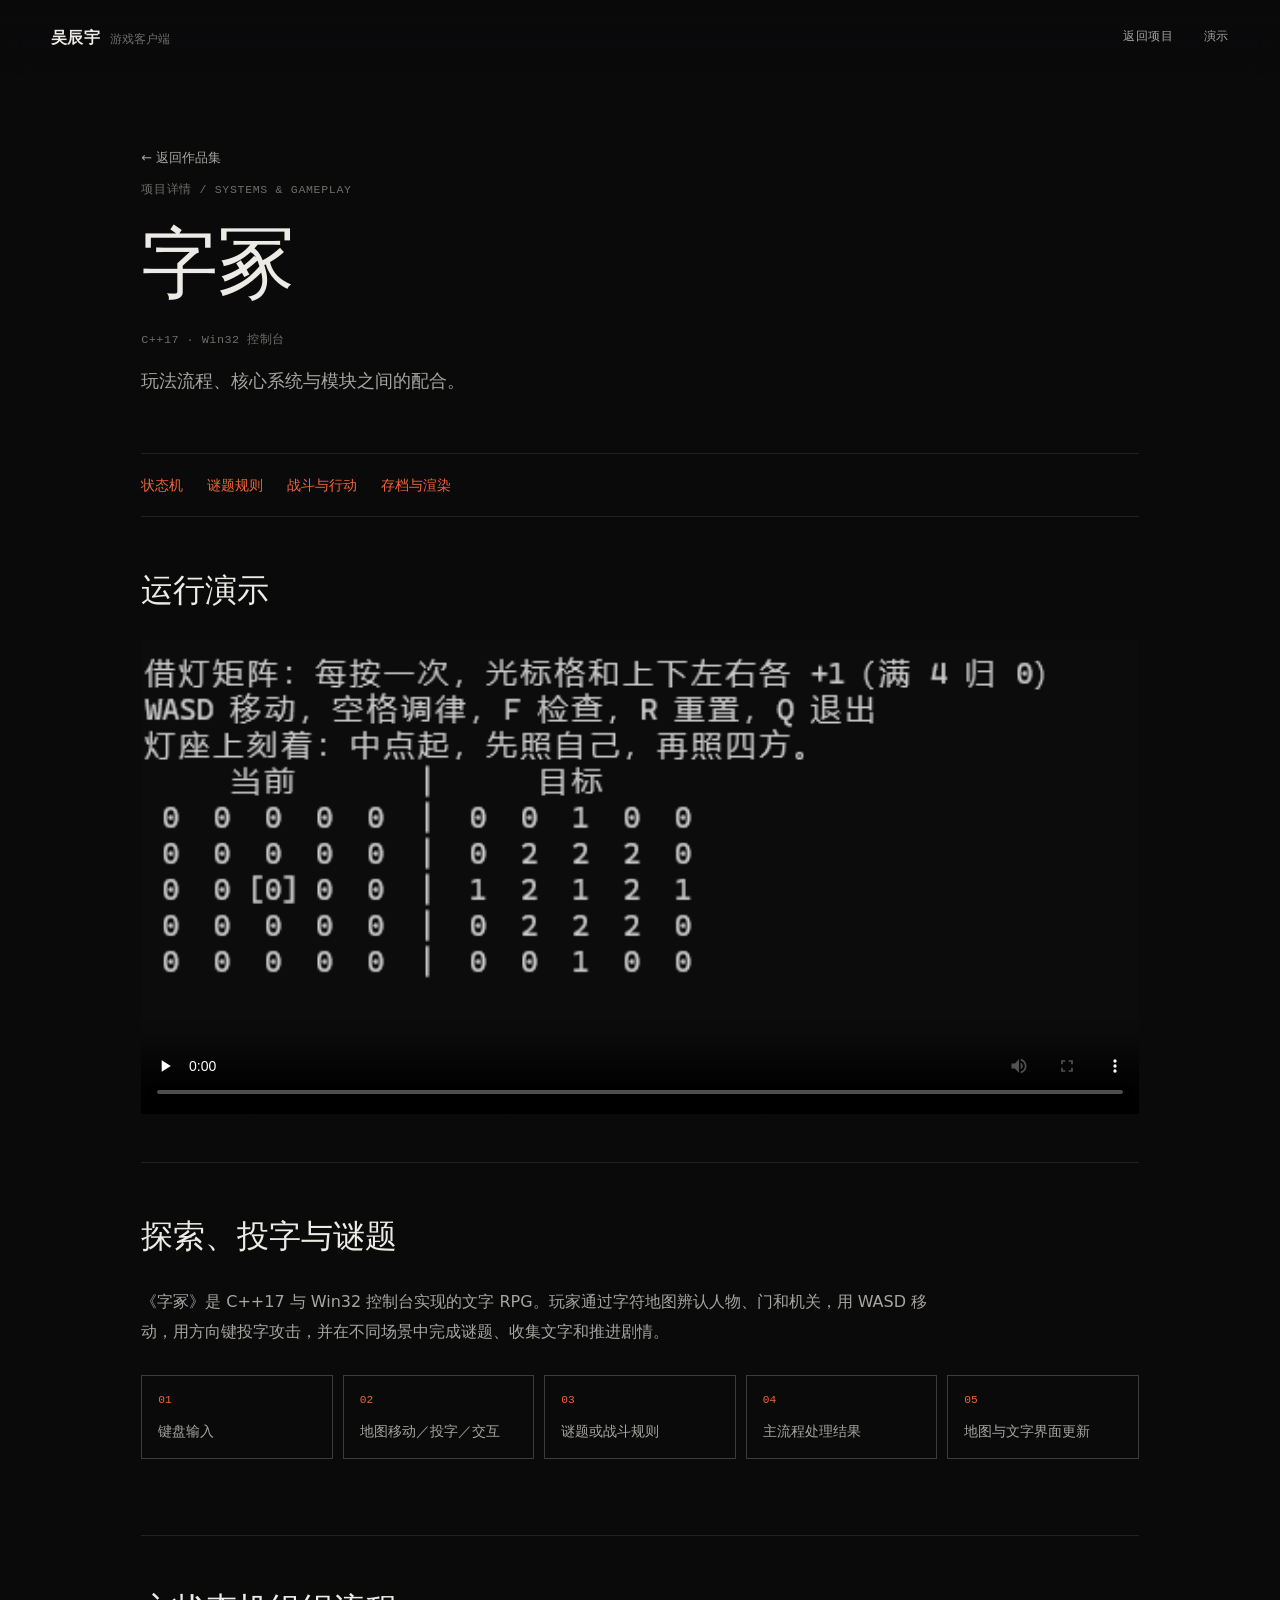
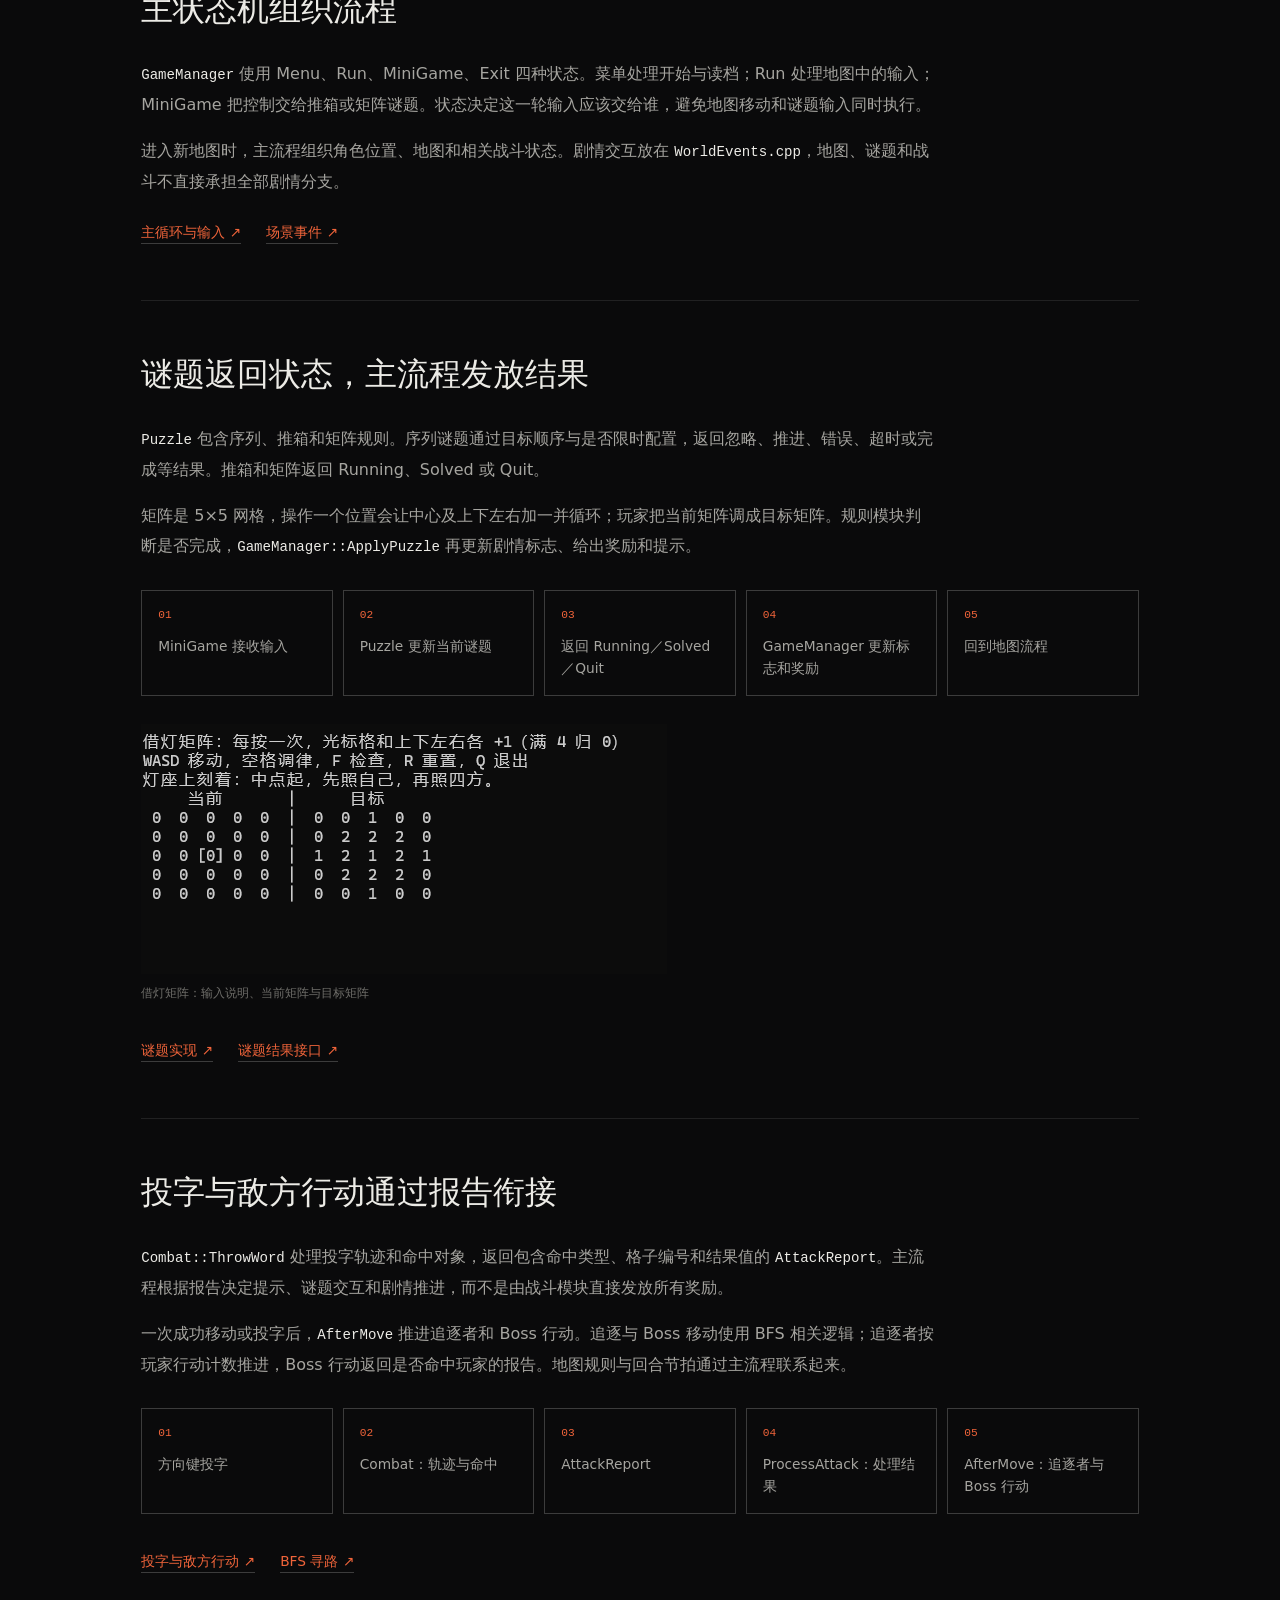
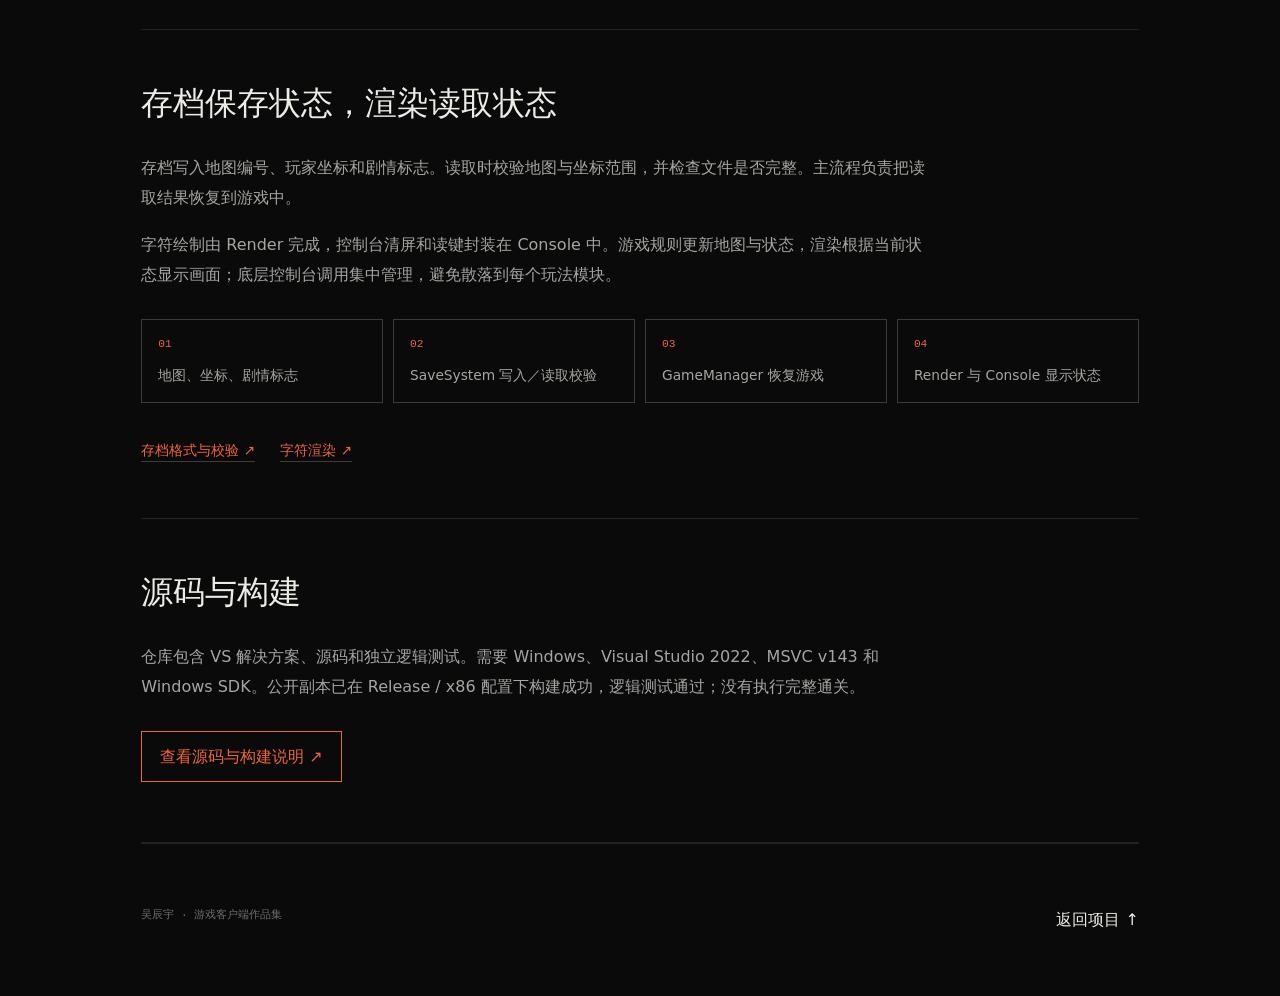
<file: projects/wenzi.html>
<!doctype html><html lang="zh-CN"><head><meta charset="utf-8"><meta name="viewport" content="width=device-width,initial-scale=1"><title>字冢 · 项目详情 · 吴辰宇</title><link rel="stylesheet" href="../styles.css"><link rel="stylesheet" href="../details.css"></head><body><header class="site-header"><div class="container"><a class="brand" href="../index.html"><span class="brand-name">吴辰宇</span><span class="brand-role">游戏客户端</span></a><nav class="nav"><a href="../index.html#work">返回项目</a><a href="#demo">演示</a></nav></div></header><main class="detail-page container"><div class="detail-heading"><a class="back-link" href="../index.html#work">← 返回作品集</a><p class="label">项目详情 / SYSTEMS &amp; GAMEPLAY</p><h1>字冢</h1><p class="work-tech">C++17 · Win32 控制台</p><p class="detail-lead">玩法流程、核心系统与模块之间的配合。</p></div><nav class="detail-nav" aria-label="项目目录"><a href="#state">状态机</a><a href="#puzzle">谜题规则</a><a href="#combat">战斗与行动</a><a href="#save">存档与渲染</a></nav><section class="detail-section" id="demo"><h2>运行演示</h2><video controls playsinline preload="none" poster="../assets/wenzi-puzzle.png"><source src="../assets/videos/wenzi-demo.mp4" type="video/mp4"></video></section><section class="detail-section" id="overview"><h2>探索、投字与谜题</h2><p>《字冢》是 C++17 与 Win32 控制台实现的文字 RPG。玩家通过字符地图辨认人物、门和机关，用 WASD 移动，用方向键投字攻击，并在不同场景中完成谜题、收集文字和推进剧情。</p><ol class="flow"><li>键盘输入</li><li>地图移动／投字／交互</li><li>谜题或战斗规则</li><li>主流程处理结果</li><li>地图与文字界面更新</li></ol></section><section class="detail-section" id="state"><h2>主状态机组织流程</h2><p><code>GameManager</code> 使用 Menu、Run、MiniGame、Exit 四种状态。菜单处理开始与读档；Run 处理地图中的输入；MiniGame 把控制交给推箱或矩阵谜题。状态决定这一轮输入应该交给谁，避免地图移动和谜题输入同时执行。</p><p>进入新地图时，主流程组织角色位置、地图和相关战斗状态。剧情交互放在 <code>WorldEvents.cpp</code>，地图、谜题和战斗不直接承担全部剧情分支。</p><a class="source-link" href="https://github.com/wcy1213812138/wenziyouxi2/blob/main/GameManager.cpp">主循环与输入 ↗</a> <a class="source-link" href="https://github.com/wcy1213812138/wenziyouxi2/blob/main/WorldEvents.cpp">场景事件 ↗</a></section><section class="detail-section" id="puzzle"><h2>谜题返回状态，主流程发放结果</h2><p><code>Puzzle</code> 包含序列、推箱和矩阵规则。序列谜题通过目标顺序与是否限时配置，返回忽略、推进、错误、超时或完成等结果。推箱和矩阵返回 Running、Solved 或 Quit。</p><p>矩阵是 5×5 网格，操作一个位置会让中心及上下左右加一并循环；玩家把当前矩阵调成目标矩阵。规则模块判断是否完成，<code>GameManager::ApplyPuzzle</code> 再更新剧情标志、给出奖励和提示。</p><ol class="flow"><li>MiniGame 接收输入</li><li>Puzzle 更新当前谜题</li><li>返回 Running／Solved／Quit</li><li>GameManager 更新标志和奖励</li><li>回到地图流程</li></ol><figure><img src="../assets/wenzi-puzzle.png" alt="借灯矩阵当前和目标界面" loading="lazy"><figcaption>借灯矩阵：输入说明、当前矩阵与目标矩阵</figcaption></figure><a class="source-link" href="https://github.com/wcy1213812138/wenziyouxi2/blob/main/Puzzle.cpp">谜题实现 ↗</a> <a class="source-link" href="https://github.com/wcy1213812138/wenziyouxi2/blob/main/Puzzle.h">谜题结果接口 ↗</a></section><section class="detail-section" id="combat"><h2>投字与敌方行动通过报告衔接</h2><p><code>Combat::ThrowWord</code> 处理投字轨迹和命中对象，返回包含命中类型、格子编号和结果值的 <code>AttackReport</code>。主流程根据报告决定提示、谜题交互和剧情推进，而不是由战斗模块直接发放所有奖励。</p><p>一次成功移动或投字后，<code>AfterMove</code> 推进追逐者和 Boss 行动。追逐与 Boss 移动使用 BFS 相关逻辑；追逐者按玩家行动计数推进，Boss 行动返回是否命中玩家的报告。地图规则与回合节拍通过主流程联系起来。</p><ol class="flow"><li>方向键投字</li><li>Combat：轨迹与命中</li><li>AttackReport</li><li>ProcessAttack：处理结果</li><li>AfterMove：追逐者与 Boss 行动</li></ol><a class="source-link" href="https://github.com/wcy1213812138/wenziyouxi2/blob/main/Combat.cpp">投字与敌方行动 ↗</a> <a class="source-link" href="https://github.com/wcy1213812138/wenziyouxi2/blob/main/Pathfinding.cpp">BFS 寻路 ↗</a></section><section class="detail-section" id="save"><h2>存档保存状态，渲染读取状态</h2><p>存档写入地图编号、玩家坐标和剧情标志。读取时校验地图与坐标范围，并检查文件是否完整。主流程负责把读取结果恢复到游戏中。</p><p>字符绘制由 Render 完成，控制台清屏和读键封装在 Console 中。游戏规则更新地图与状态，渲染根据当前状态显示画面；底层控制台调用集中管理，避免散落到每个玩法模块。</p><ol class="flow"><li>地图、坐标、剧情标志</li><li>SaveSystem 写入／读取校验</li><li>GameManager 恢复游戏</li><li>Render 与 Console 显示状态</li></ol><a class="source-link" href="https://github.com/wcy1213812138/wenziyouxi2/blob/main/SaveSystem.cpp">存档格式与校验 ↗</a> <a class="source-link" href="https://github.com/wcy1213812138/wenziyouxi2/blob/main/Render.cpp">字符渲染 ↗</a></section><section class="detail-section" id="source"><h2>源码与构建</h2><p>仓库包含 VS 解决方案、源码和独立逻辑测试。需要 Windows、Visual Studio 2022、MSVC v143 和 Windows SDK。公开副本已在 Release / x86 配置下构建成功，逻辑测试通过；没有执行完整通关。</p><a class="button-link" href="https://github.com/wcy1213812138/wenziyouxi2">查看源码与构建说明 ↗</a></section><footer><span>吴辰宇 · 游戏客户端作品集</span><a href="../index.html#work">返回项目 ↑</a></footer></main></body></html>
</file>
<file: styles.css>
:root{
  --bg:#0a0a0b; --bg-2:#111113; --bg-3:#18181b;
  --fg:#ecebe6; --fg-2:#a6a5a0; --fg-3:#6e6d69;
  --line:rgba(236,235,230,.10); --line-2:rgba(236,235,230,.22);
  --accent:#f0643a;
  --sans:"Inter Tight","Inter","PingFang SC","HarmonyOS Sans SC","Microsoft YaHei","Noto Sans SC",system-ui,sans-serif;
  --mono:"JetBrains Mono","SFMono-Regular",Consolas,"Microsoft YaHei",monospace;
  --ease:cubic-bezier(.16,1,.3,1);
  --gutter:clamp(20px,4vw,56px);
  --max:1440px;
  --header-h:76px;
}
*{box-sizing:border-box}
html{scroll-behavior:smooth}
body{margin:0;background:var(--bg);color:var(--fg);font-family:var(--sans);
  font-size:16px;line-height:1.6;-webkit-font-smoothing:antialiased}
img{max-width:100%;display:block}
a{color:inherit;text-decoration:none}
.container{width:100%;max-width:var(--max);margin:0 auto;padding:0 var(--gutter)}
.label{font-family:var(--mono);font-size:.72rem;line-height:1.5;letter-spacing:.06em;
  text-transform:uppercase;color:var(--fg-3)}
.mono{font-family:var(--mono);font-size:.78rem;color:var(--fg-2)}

/* 顶部 */
.site-header{position:fixed;inset:0 0 auto;height:var(--header-h);z-index:50;
  display:flex;align-items:center;backdrop-filter:blur(14px);
  background:linear-gradient(to bottom,rgba(10,10,11,.86),rgba(10,10,11,.55));
  border-bottom:1px solid transparent;transition:border-color .3s var(--ease)}
.site-header.scrolled{border-bottom-color:var(--line)}
.site-header .container{display:flex;align-items:center;justify-content:space-between;height:100%}
.brand{display:flex;align-items:baseline;gap:10px}
.brand-name{font-size:1rem;font-weight:600;letter-spacing:.01em}
.brand-role{font-family:var(--mono);font-size:.72rem;color:var(--fg-3)}
.nav{display:flex;gap:clamp(14px,2.4vw,32px)}
.nav a{font-family:var(--mono);font-size:.74rem;color:var(--fg-2);letter-spacing:.04em;
  padding:6px 0;position:relative;transition:color .25s var(--ease)}
.nav a::after{content:'';position:absolute;left:0;right:0;bottom:0;height:1px;
  background:var(--accent);transform:scaleX(0);transform-origin:left;transition:transform .35s var(--ease)}
.nav a:hover{color:var(--fg)}
.nav a:hover::after{transform:scaleX(1)}

/* 首屏 */
.hero{position:relative;isolation:isolate;min-height:100svh;display:flex;align-items:flex-end;
  padding:calc(var(--header-h) + 40px) 0 clamp(40px,7vh,80px);overflow:hidden}
.hero::before{content:'';position:absolute;inset:-20% -10% auto;height:120%;z-index:-2;
  background:radial-gradient(60% 55% at 50% 0%,rgba(240,100,58,.16),transparent 70%),
             radial-gradient(45% 40% at 82% 22%,rgba(80,110,255,.10),transparent 70%);filter:blur(6px)}
.hero::after{content:'';position:absolute;inset:0;z-index:-1;opacity:.5;pointer-events:none;
  background-image:url("data:image/svg+xml,%3Csvg xmlns='http://www.w3.org/2000/svg' width='140' height='140'%3E%3Cfilter id='n'%3E%3CfeTurbulence type='fractalNoise' baseFrequency='.85' numOctaves='3'/%3E%3C/filter%3E%3Crect width='140' height='140' filter='url(%23n)' opacity='.16'/%3E%3C/svg%3E")}
.hero-title{margin:22px 0 0;font-size:clamp(2.4rem,6.4vw,6.4rem);font-weight:500;
  line-height:1.08;letter-spacing:-.01em;max-width:16em}
.hero-title .dim{color:var(--fg-3)}
.hero-lead{margin-top:clamp(18px,3vh,28px);max-width:44ch;color:var(--fg-2);font-size:clamp(.95rem,1.2vw,1.05rem)}
.hero-foot{display:flex;flex-wrap:wrap;gap:clamp(18px,4vw,56px);margin-top:clamp(28px,5vh,56px);
  padding-top:22px;border-top:1px solid var(--line)}
.hero-foot div b{display:block;font-family:var(--mono);font-size:clamp(1.1rem,2vw,1.5rem);
  font-weight:500;color:var(--fg)}
.hero-foot div span{font-family:var(--mono);font-size:.7rem;color:var(--fg-3);letter-spacing:.05em}
.dot{display:inline-block;width:6px;height:6px;border-radius:50%;background:var(--accent);
  margin-right:8px;vertical-align:middle;animation:pulse 2.4s infinite var(--ease)}
@keyframes pulse{0%,100%{opacity:1}50%{opacity:.35}}

/* 区块标题 */
section{padding:clamp(72px,12vh,140px) 0}
.sec-head{display:flex;gap:18px;align-items:baseline;margin-bottom:clamp(28px,5vh,56px);
  padding-bottom:16px;border-bottom:1px solid var(--line)}
.sec-no{font-family:var(--mono);font-size:.72rem;color:var(--accent);letter-spacing:.08em}
.sec-title{font-size:clamp(1.3rem,2.2vw,1.75rem);font-weight:500}
.sec-desc{margin-left:auto;max-width:38ch;color:var(--fg-3);font-size:.88rem;text-align:right}

/* 作品 */
.work-list{display:grid;grid-template-columns:1fr;gap:clamp(56px,10vh,112px)}
.work-card{display:grid;grid-template-columns:minmax(0,1fr);gap:clamp(20px,3vw,40px);
  padding-top:clamp(20px,3vh,34px);border-top:1px solid var(--line)}
.work-top{display:grid;grid-template-columns:auto minmax(0,1fr);gap:clamp(16px,3vw,24px);align-items:start}
.work-no{font-family:var(--mono);font-size:.78rem;color:var(--accent);padding-top:8px}
.work-main{flex:1;min-width:0}
.work-title{margin:0;font-size:clamp(1.6rem,3.4vw,3rem);font-weight:500;line-height:1.15;letter-spacing:-.01em}
.work-tech{margin-top:10px;font-family:var(--mono);font-size:.74rem;color:var(--fg-3);letter-spacing:.04em}
.work-desc{margin:16px 0 0;color:var(--fg-2);max-width:62ch}
.points{list-style:none;margin:20px 0 0;padding:0;display:grid;gap:8px}
.points li{color:var(--fg-2);font-size:.92rem;padding-left:18px;position:relative}
.points li::before{content:'';position:absolute;left:0;top:.62em;width:6px;height:1px;background:var(--accent)}
.kv{display:flex;flex-wrap:wrap;gap:8px;margin-top:20px}
.chip{font-family:var(--mono);font-size:.7rem;color:var(--fg-2);border:1px solid var(--line-2);
  padding:4px 9px;border-radius:2px;letter-spacing:.03em}
.shots{display:grid;grid-template-columns:repeat(2,minmax(0,1fr));gap:12px;margin-top:24px;grid-column:1/-1}
.shot{position:relative;overflow:hidden;border:1px solid var(--line);background:var(--bg-2);border-radius:3px}
.shot img{width:100%;height:100%;object-fit:cover;transition:transform .6s var(--ease)}
.shot:hover img{transform:scale(1.03)}
.shot-cap{grid-column:1/-1;font-family:var(--mono);font-size:.68rem;color:var(--fg-3);letter-spacing:.04em}

/* 关于 / 方法 */
.about-grid{display:grid;grid-template-columns:repeat(auto-fit,minmax(240px,1fr));gap:clamp(20px,3vw,40px)}
.about-lead{font-size:clamp(1.1rem,2vw,1.5rem);line-height:1.45;max-width:52ch}
.about-lead em{font-style:normal;color:var(--accent)}
.method-item{border-top:1px solid var(--line);padding-top:14px}
.method-no{font-family:var(--mono);font-size:.7rem;color:var(--accent)}
.method-item h4{margin:8px 0 6px;font-size:1rem;font-weight:500}
.method-item p{margin:0;color:var(--fg-2);font-size:.88rem}

/* 证据索引 */
.index-table{width:100%;border-collapse:collapse;font-family:var(--mono);font-size:.76rem}
.index-table th,.index-table td{text-align:left;padding:9px 10px;border-bottom:1px solid var(--line)}
.index-table th{color:var(--fg-3);font-weight:400;letter-spacing:.05em;text-transform:uppercase;font-size:.68rem}
.index-table td:last-child,.index-table th:last-child{text-align:right}
.code{margin-top:22px;font-family:var(--mono);font-size:.74rem;line-height:1.7;color:var(--fg-2);
  background:var(--bg-2);border:1px solid var(--line);border-radius:3px;padding:16px 18px;
  white-space:pre-wrap;overflow-x:auto}

/* 联系 */
.contact{display:grid;gap:clamp(20px,4vh,40px)}
.contact-mail{font-size:clamp(1.4rem,3.2vw,2.6rem);font-weight:500;letter-spacing:-.01em;
  display:inline-block;transition:color .25s var(--ease)}
.contact-mail:hover{color:var(--accent)}
.contact-links{display:flex;flex-wrap:wrap;gap:clamp(16px,3vw,36px);padding-top:20px;border-top:1px solid var(--line)}
.contact-links a{font-family:var(--mono);font-size:.76rem;color:var(--fg-2);transition:color .25s var(--ease)}
.contact-links a:hover{color:var(--fg)}
footer{padding:clamp(40px,7vh,72px) 0;border-top:1px solid var(--line);
  display:flex;justify-content:space-between;gap:16px;flex-wrap:wrap}
footer span{font-family:var(--mono);font-size:.7rem;color:var(--fg-3)}

/* 入场 */
.reveal{opacity:0;transform:translateY(18px);transition:opacity .8s var(--ease),transform .8s var(--ease)}
.reveal.in{opacity:1;transform:none}
@media (prefers-reduced-motion:reduce){.reveal{opacity:1;transform:none;transition:none}}

@media (min-width:900px){
  .work-top{grid-template-columns:auto minmax(0,1fr) minmax(0,1fr);column-gap:clamp(16px,3vw,40px)}
  .work-no{grid-column:1}
  .work-main{grid-column:2}
  .work-card .shots{grid-column:3;grid-row:1;align-self:start;grid-template-columns:1fr;margin-top:0}
}
@media (max-width:640px){
  .nav{display:none}
  .sec-desc{display:none}
  .hero-foot{gap:20px 28px}
}

/* 叙述型排版（替代卡片式样） */
.work-meta{margin:18px 0 0;font-family:var(--mono);font-size:.72rem;color:var(--fg-3);
  letter-spacing:.03em;line-height:1.7}
.work-desc + .work-desc{margin-top:.9em}
.about-cols{display:grid;grid-template-columns:minmax(0,1fr);gap:clamp(28px,4vw,56px)}
.about-body{margin:.7em 0 0;color:var(--fg-2);font-size:.94rem;max-width:62ch;line-height:1.75}
.plain-list{list-style:none;margin:14px 0 0;padding:0;display:grid;gap:10px}
.plain-list li{color:var(--fg-2);font-size:.92rem;line-height:1.7;padding-left:16px;position:relative}
.plain-list li::before{content:'·';position:absolute;left:2px;color:var(--fg-3)}
.hero-title{font-weight:400;letter-spacing:-.02em}
@media (min-width:900px){
  .about-cols{grid-template-columns:minmax(0,1.25fr) minmax(0,1fr)}
}

/* 打印 / PDF：同一份内容导出成浅色 A4 */
@media print{
  @page{size:A4;margin:16mm 15mm}
  body{background:#fff;color:#14161a}
  .site-header{display:none}
  .hero{min-height:auto;padding:0 0 10mm}
  .hero::before,.hero::after{display:none}
  .label,.work-tech,.work-meta,.sec-desc,footer span{color:#5b6472}
  .work-desc,.about-body,.plain-list li,.about-lead{color:#2a2d33}
  .sec-no,.work-no{color:#b4451f}
  .work-title,.sec-title,.hero-title{color:#0f1115}
  .reveal{opacity:1!important;transform:none!important}
  .about-cols,.work-top{grid-template-columns:1fr!important;gap:0}
  .work-card{page-break-inside:avoid}
  section{padding:8mm 0}
  .shots{grid-template-columns:1fr 1fr;margin-top:6mm}
  .shot img{max-height:52mm;object-fit:contain;background:#fff}
  .contact-mail{color:#14161a}
}

/* 首屏自我介绍 */
.hero-intro{max-width:58ch;margin-top:clamp(20px,3vh,30px);display:grid;gap:.8em}
.hero-intro p{margin:0;color:var(--fg-2);font-size:clamp(.95rem,1.1vw,1.03rem);line-height:1.78}
.hero-skills{margin-top:clamp(20px,3vh,28px);font-family:var(--mono);font-size:.74rem;
  color:var(--fg-3);letter-spacing:.05em}
@media print{
  .hero-intro p{color:#2a2d33}
  .hero-skills{color:#5b6472}
}

/* RTS 画面：保留原图比例，可点击查看原图 */
.work-top:not(:has(> .shots)) > .work-main{grid-column:2/-1}
.rts-overview{margin:24px 0}
.rts-overview .shot{display:block}
.rts-overview img{height:auto;object-fit:contain}
.rts-comparison{display:grid;grid-template-columns:1fr 1fr;gap:20px;margin:24px 0}
.rts-comparison figure{margin:0;min-width:0}
.rts-comparison .shot{display:flex;align-items:center;justify-content:center;height:340px}
.rts-comparison img{width:100%;height:100%;object-fit:contain}
.rts-overview figcaption,.rts-comparison figcaption{margin-top:10px;font-size:.78rem;color:var(--fg-2);line-height:1.6}
.rts-overview .shot:hover img,.rts-comparison .shot:hover img{transform:none}
@media(max-width:640px){
  .rts-overview,.rts-comparison{margin-left:0;margin-right:0}
  .rts-comparison{grid-template-columns:1fr}
  .rts-comparison .shot{height:auto;min-height:0}
  .rts-comparison img{height:auto;max-height:420px}
}
@media print{
  :root{--fg-2:#2a2d33;--fg-3:#5b6472;--line:#ddd;--bg-2:#fff;--gutter:0px}
  .container{padding:0}
  .hero-title{font-size:32pt}
  .hero{padding-bottom:0}
  .hero-title .dim{color:#5b6472}
  #work>.container>.sec-head{display:none}
  .work-list{display:block}
  .work-card{display:block;break-before:page;break-inside:avoid;padding-top:0;border:0}
  .work-top{display:block}
  .work-no{display:block;margin-bottom:3mm}
  .work-title{font-size:24pt}
  .work-desc{font-size:10pt;line-height:1.6;max-width:none;margin-top:3mm}
  .work-tech{font-size:9pt}
  .rts-overview{margin:4mm 0}
  .rts-overview img{max-height:74mm;width:100%;object-fit:contain}
  .rts-comparison{margin:4mm 0;gap:4mm;grid-template-columns:1fr 1fr}
  .rts-comparison .shot{height:51mm}
  .rts-overview figcaption,.rts-comparison figcaption{font-size:8pt;margin-top:2mm}
  .work-card .shots{display:grid;grid-template-columns:1fr 1fr;margin-top:6mm}
  .work-card .shot img{max-height:70mm;object-fit:contain}
  #contact{padding:6mm 0}
  #contact .sec-head{margin-bottom:4mm}
  .contact{gap:4mm}
  .contact-links{padding-top:3mm}
  footer{padding-top:5mm;padding-bottom:0}
}
/* Tetris gameplay */
.work-card .tetris-shots{grid-template-columns:minmax(0,340px);justify-content:center;margin-top:0}
.tetris-shots .shot img{width:100%;height:auto;object-fit:contain}
.tetris-shots .shot:hover img{transform:none}
.tetris-shots .shot-cap{margin:0}
@media print{.work-card .tetris-shots{grid-template-columns:72mm;margin-top:5mm}.work-card .tetris-shots .shot img{max-height:101mm}}

/* 字冢终端截图 */
.wenzi-gallery{display:grid;grid-template-columns:minmax(0,234px) minmax(0,526px);gap:24px;margin-top:28px;align-items:start}
.wenzi-gallery figure{margin:0;min-width:0}
.wenzi-gallery .shot{display:block;width:100%}
.wenzi-gallery img{width:100%;height:auto;object-fit:contain}
.wenzi-gallery .shot:hover img{transform:none}
.wenzi-gallery figcaption{margin-top:10px;font-size:.78rem;line-height:1.6;color:var(--fg-2)}
@media(max-width:640px){.wenzi-gallery{grid-template-columns:minmax(0,1fr)}.wenzi-gallery figure:first-child{max-width:234px}.wenzi-gallery figure:last-child{max-width:526px}}
@media print{.wenzi-gallery{grid-template-columns:49mm minmax(0,1fr);gap:5mm;margin-top:6mm}.wenzi-gallery figcaption{font-size:8pt}.work-card .wenzi-gallery .shot img{max-height:none}}
.project-links{margin:12px 0 20px;font-family:var(--mono);font-size:.78rem;color:var(--accent)}
.project-links a{display:inline-block;border-bottom:1px solid currentColor;padding:3px 0}
.project-links a:hover{color:var(--fg)}
@media print{.project-links{margin:2mm 0 3mm;font-size:8pt;color:#b4451f}}

/* 项目演示 */
.project-links{display:flex;flex-wrap:wrap;gap:12px 24px}
.demo-video{margin:24px 0 30px;scroll-margin-top:100px}
.demo-video video{display:block;width:100%;max-height:540px;background:#000;border:1px solid var(--line);border-radius:3px}
.demo-video figcaption{margin-top:10px;color:var(--fg-2);font-size:.78rem}
.demo-video figcaption a{border-bottom:1px solid var(--line-2)}
@media print{.demo-video{margin:2mm 0 4mm}.demo-video video{display:none}.demo-video figcaption{font-size:8pt}.project-links a[href^="#"]{display:none}}
</file>
<file: details.css>
.detail-page{max-width:1100px;padding-top:120px}.detail-heading{padding:24px 0 40px}.detail-heading h1{font-size:clamp(2.4rem,6vw,4.8rem);font-weight:400;line-height:1.15;margin:22px 0}.back-link{font-size:.8rem;color:var(--fg-2)}.detail-lead{color:var(--fg-2);font-size:1.1rem}.detail-nav{display:flex;gap:12px 24px;flex-wrap:wrap;padding:20px 0;border-block:1px solid var(--line)}.detail-nav a,.source-link{color:var(--accent);font-size:.86rem}.detail-section{padding:48px 0;border-bottom:1px solid var(--line);scroll-margin-top:96px}.detail-section h2{font-size:clamp(1.4rem,3vw,2rem);font-weight:450;margin:0 0 24px}.detail-section p{color:var(--fg-2);line-height:1.9;max-width:78ch}.detail-section code{font-size:.88em;color:var(--fg);overflow-wrap:anywhere}.detail-section video{display:block;width:100%;max-height:560px;background:#000}.flow{display:grid;grid-template-columns:repeat(auto-fit,minmax(145px,1fr));gap:10px;padding:0;list-style:none;margin:28px 0;counter-reset:step}.flow li{counter-increment:step;border:1px solid var(--line-2);padding:16px;color:var(--fg-2);font-size:.86rem;overflow-wrap:anywhere}.flow li:before{content:counter(step,decimal-leading-zero);display:block;font-family:var(--mono);font-size:.7rem;color:var(--accent);margin-bottom:10px}.detail-section table{border-collapse:collapse;width:100%;margin:24px 0;font-size:.9rem}.detail-section th,.detail-section td{text-align:left;vertical-align:top;border-bottom:1px solid var(--line);padding:14px 10px;color:var(--fg-2)}.detail-section th{color:var(--fg)}.detail-section td:first-child{width:24%}.detail-section figure{margin:28px 0}.detail-section figure img{max-width:100%;height:auto}.detail-section figcaption{font-size:.76rem;color:var(--fg-3);margin-top:10px}.detail-pair{display:grid;grid-template-columns:1fr 1fr;gap:20px}.detail-pair img{height:280px!important;width:100%;object-fit:contain;background:var(--bg-2)}.single-shot img{max-height:420px}.source-link{display:inline-block;margin:8px 20px 8px 0;border-bottom:1px solid var(--line-2)}.detail-actions{display:flex;gap:20px;align-items:center;flex-wrap:wrap}.button-link{display:inline-block;padding:12px 18px;border:1px solid var(--accent);color:var(--accent);margin:12px 0}.work-title a:hover{color:var(--accent)}@media(max-width:640px){.detail-page{padding-top:95px}.detail-section{padding:32px 0}.detail-pair{grid-template-columns:1fr}.flow{grid-template-columns:1fr}.detail-section td:first-child{width:30%}}@media print{.detail-nav,.back-link,.detail-section video{display:none}.detail-page{padding-top:0}.detail-section{padding:8mm 0}.flow li{break-inside:avoid}}
</file>
